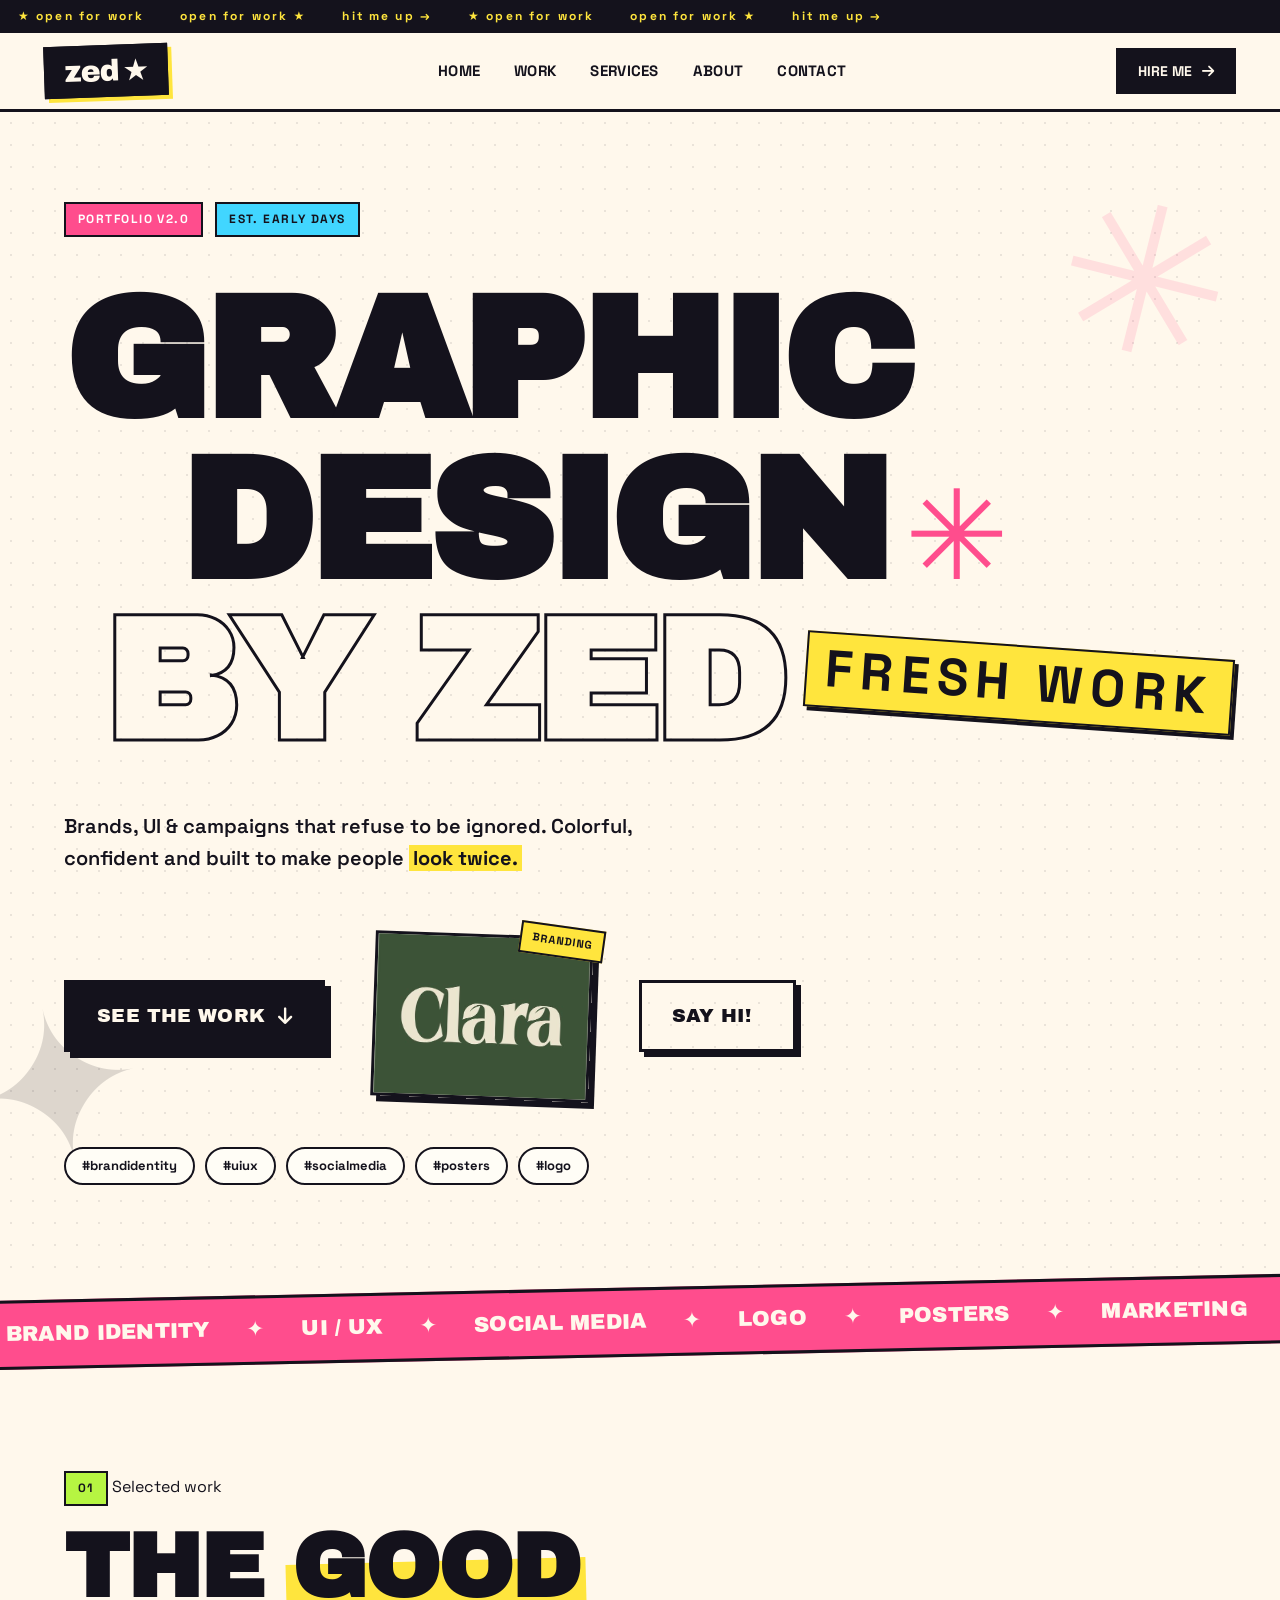
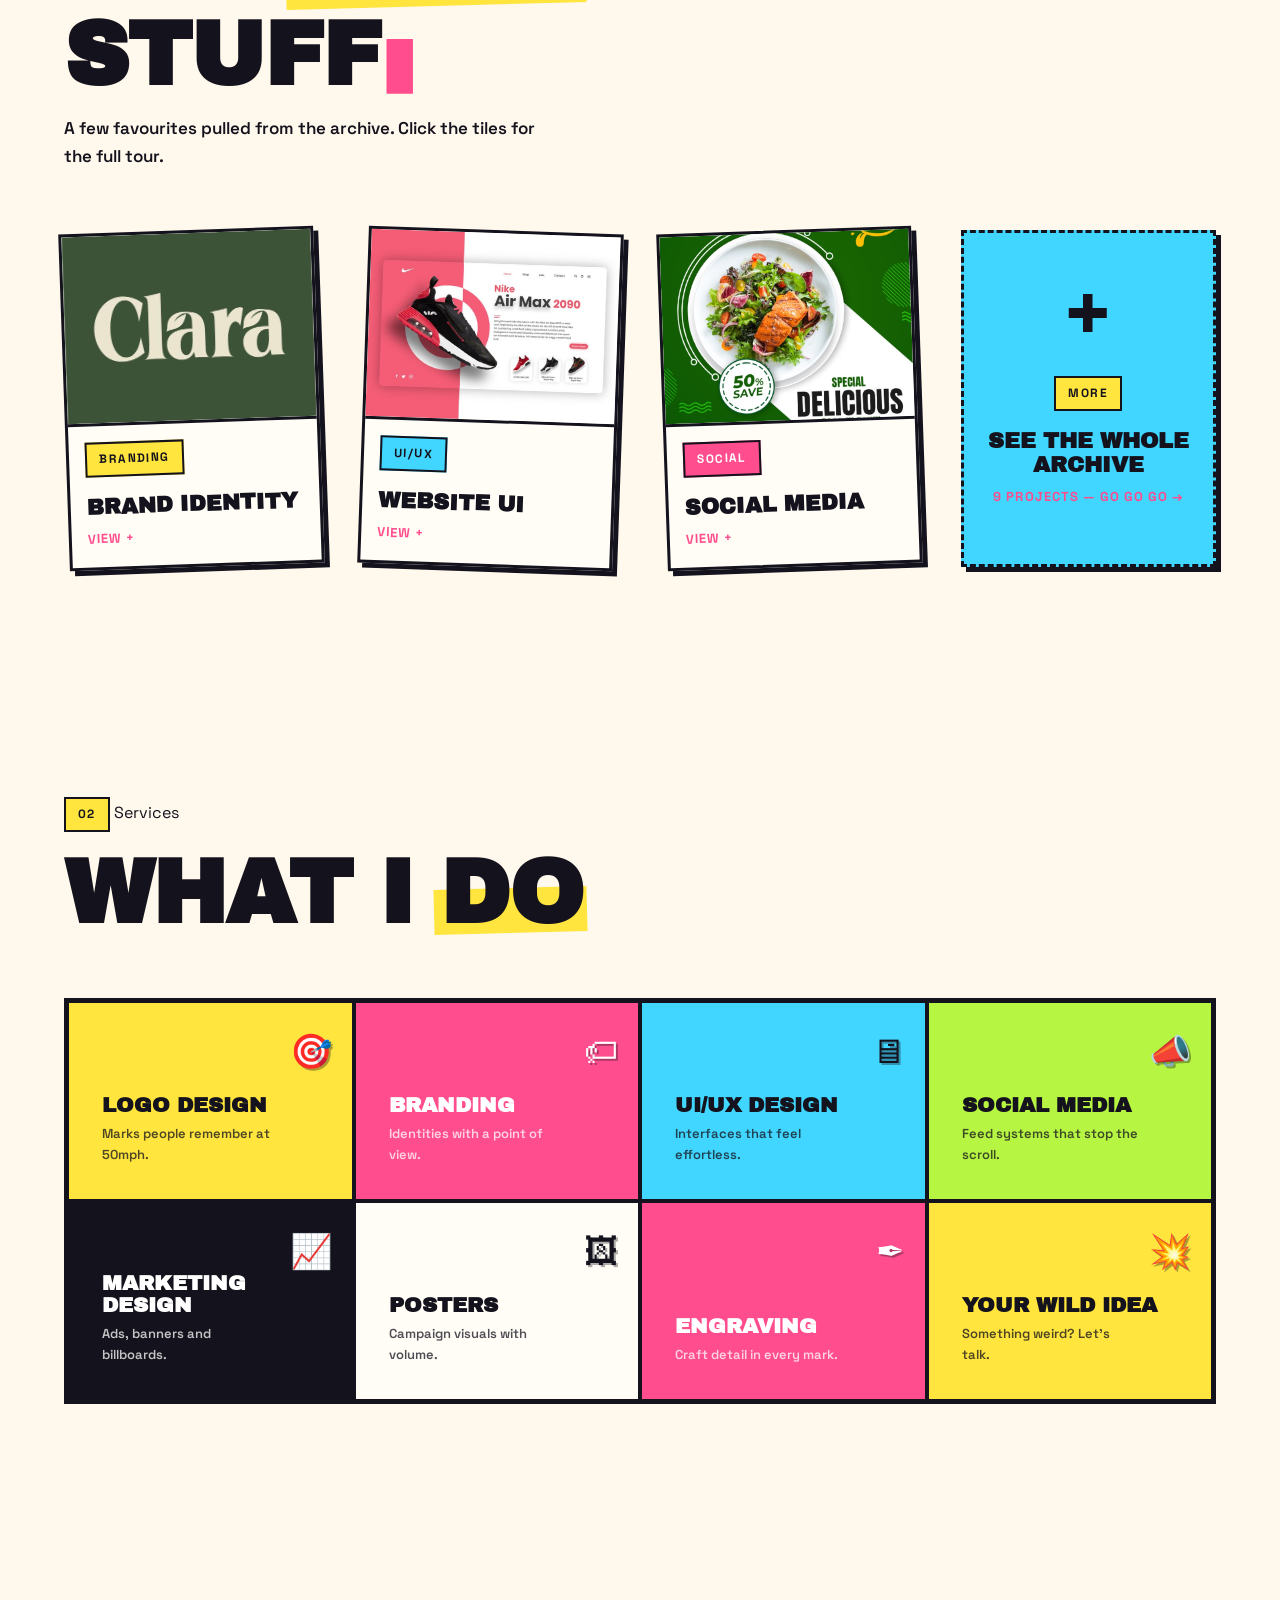
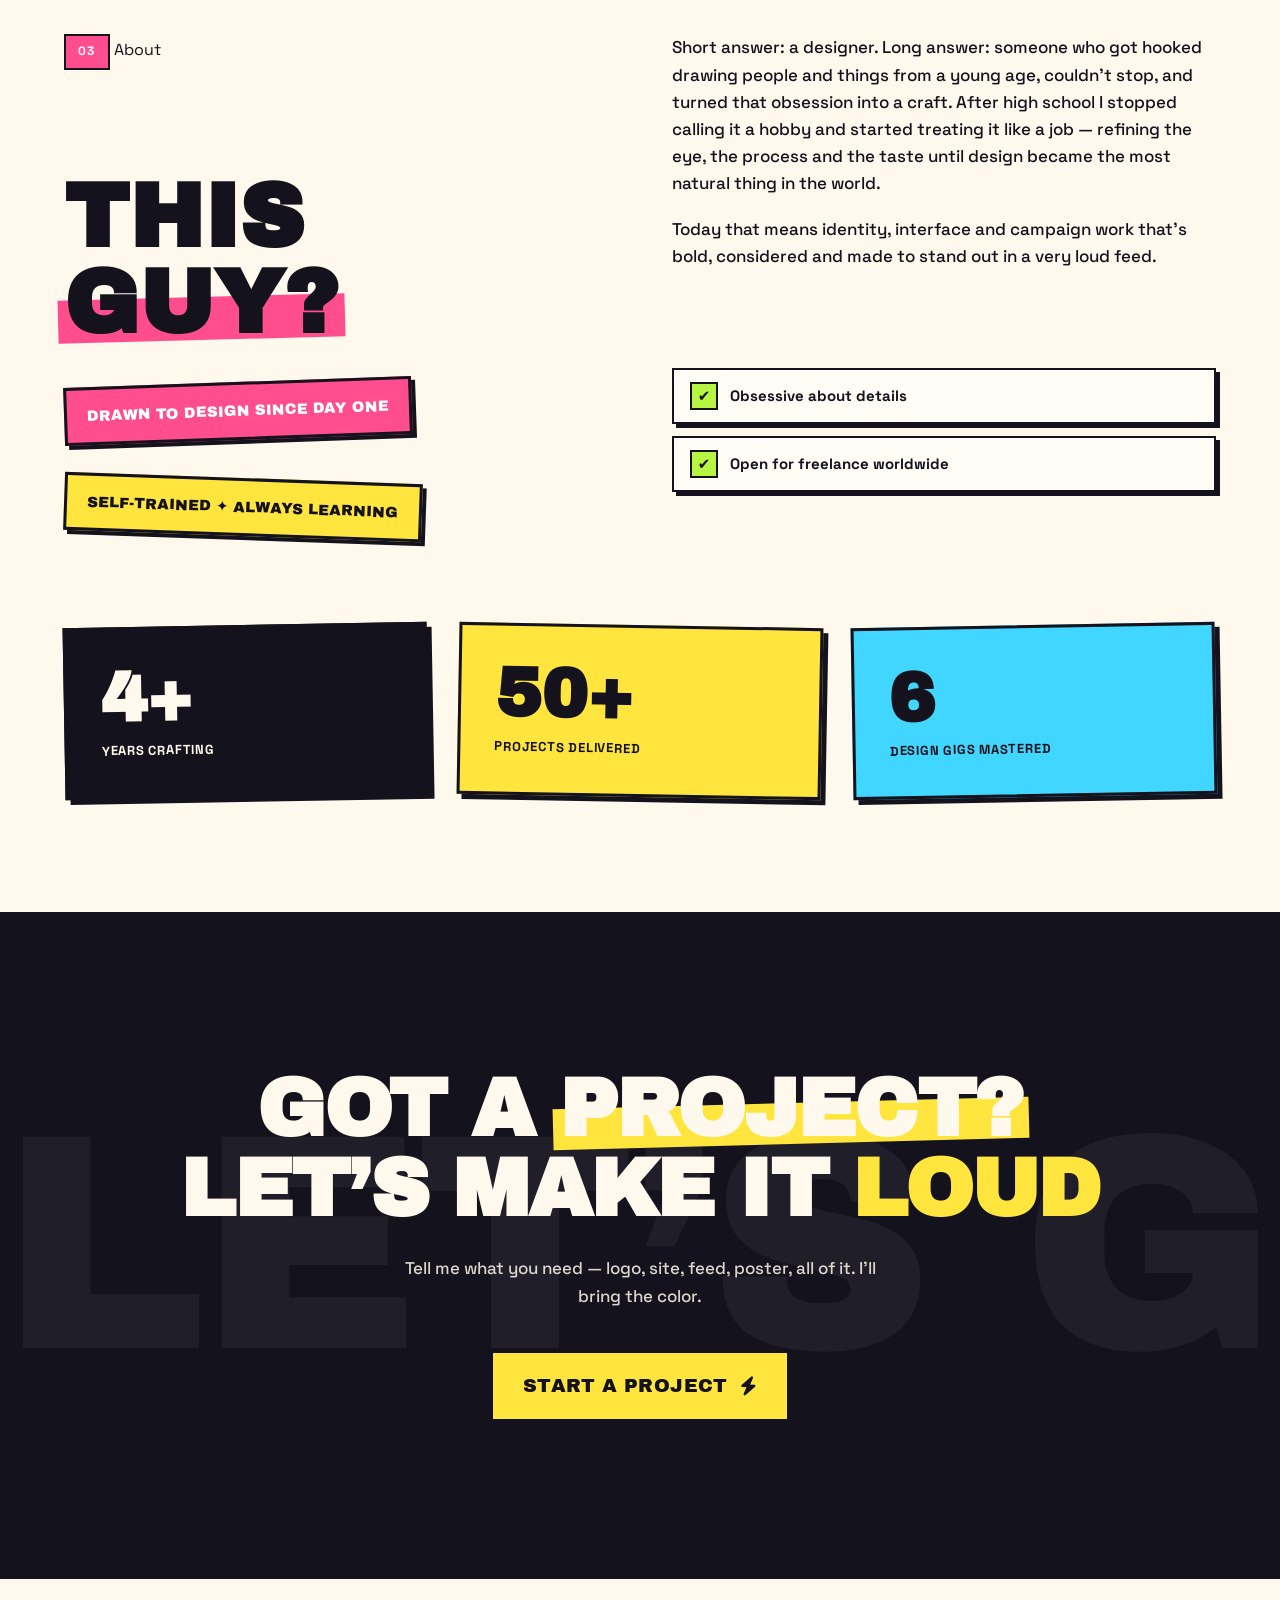
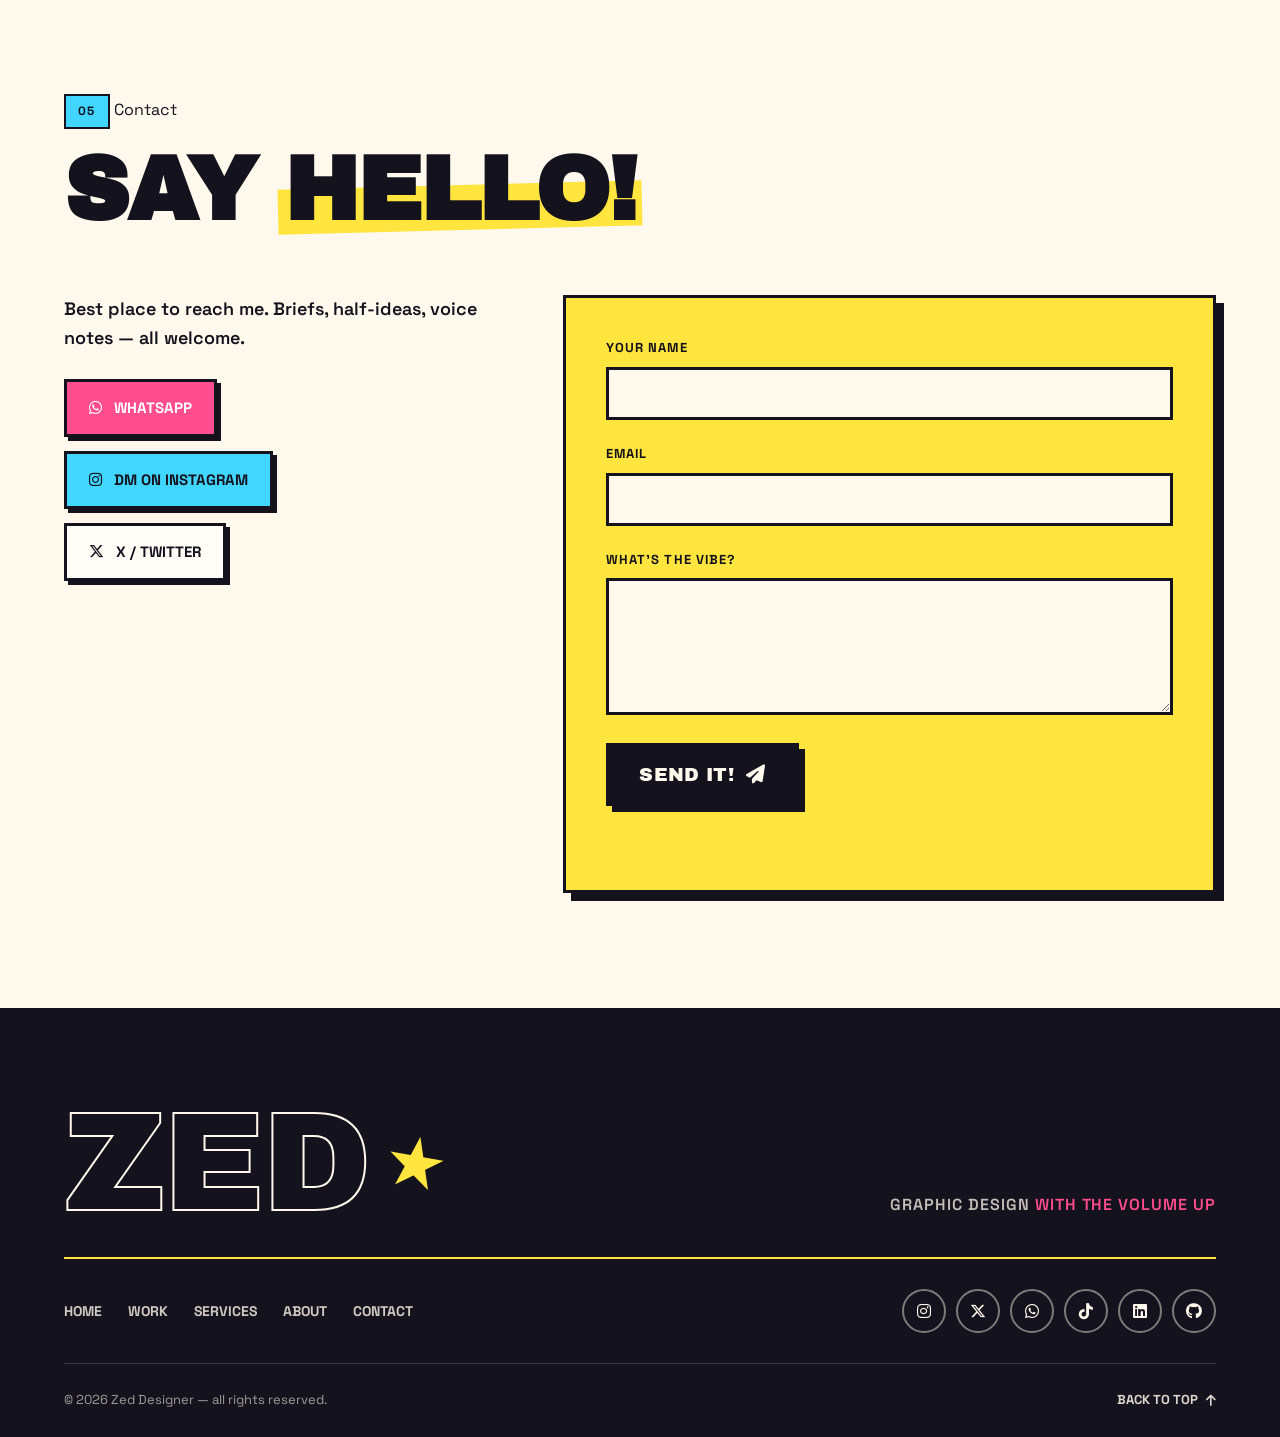
<file: index.html>
<!DOCTYPE html>
<html lang="en">
<head>
  <meta charset="UTF-8">
  <meta name="viewport" content="width=device-width, initial-scale=1.0">
  <title>ZED — Graphic Designer</title>
  <meta name="description" content="ZED is a graphic designer making loud, unforgettable brand identity, UI/UX and social design.">
  <meta property="og:title" content="ZED — Graphic Designer">
  <meta property="og:description" content="Bold branding, UI/UX and campaign design by Zed.">
  <meta property="og:type" content="website">
  <meta name="twitter:card" content="summary_large_image">
  <link rel="icon" href="data:image/svg+xml,%3Csvg xmlns='http://www.w3.org/2000/svg' viewBox='0 0 64 64'%3E%3Crect width='64' height='64' fill='%23ffe53d'/%3E%3Ctext x='32' y='45' font-family='Arial Black' font-size='34' font-weight='900' fill='%2314121c' text-anchor='middle'%3EZ%3C/text%3E%3C/svg%3E">
  <link rel="preconnect" href="https://fonts.googleapis.com">
  <link rel="preconnect" href="https://fonts.gstatic.com" crossorigin>
  <link href="https://fonts.googleapis.com/css2?family=Archivo+Black&family=Space+Grotesk:wght@400;500;600;700&display=swap" rel="stylesheet">
  <link rel="stylesheet" href="https://cdnjs.cloudflare.com/ajax/libs/font-awesome/6.5.0/css/all.min.css">
  <link rel="stylesheet" href="style.css">
</head>

<body class="page-home">

  <a class="skip-link" href="#main">Skip to main content</a>
  <div class="transition" aria-hidden="true"></div>

  <div class="topbar" aria-hidden="true">
    <div class="topbar-track">
      <span>★ open for work</span>
      <span>open for work ★</span>
      <span>hit me up →</span>
      <span>★ open for work</span>
      <span>open for work ★</span>
      <span>hit me up →</span>
    </div>
  </div>

  <header class="site-header" id="siteHeader">
    <a class="logo-badge" href="index.html" aria-label="ZED — home"><span>zed</span>★</a>

    <nav class="nav" id="nav" aria-label="Main navigation">
      <a href="index.html">Home</a>
      <a href="work.html">Work</a>
      <a href="#services">Services</a>
      <a href="#about">About</a>
      <a href="#contact">Contact</a>
    </nav>

    <a class="nav-cta" href="#contact">Hire me <i class="fa-solid fa-arrow-right"></i></a>

    <button class="menu-toggle" id="menuToggle" aria-label="Toggle menu" aria-expanded="false" aria-controls="nav">
      <span></span><span></span>
    </button>
  </header>

  <main id="main">

    <section class="hero" id="top">
      <div class="hero-float hero-float--a" aria-hidden="true">✳</div>
      <div class="hero-float hero-float--b" aria-hidden="true">✦</div>

      <div class="container">
        <p class="hero-kicker"><span class="tag tag--pink">portfolio v2.0</span> <span class="tag tag--cyan">est. early days</span></p>

        <h1 class="hero-title">
          <span class="hero-line hero-line--one"><em>graphic</em></span>
          <span class="hero-line hero-line--two"><b>design</b><em class="hero-star" aria-hidden="true">✳</em></span>
          <span class="hero-line hero-line--three"><span class="outline-text">by&nbsp;zed</span><em class="hero-soon">fresh&nbsp;work</em></span>
        </h1>

        <p class="hero-sub">
          Brands, UI &amp; campaigns that refuse to be ignored.
          Colorful, confident and built to make people <strong>look twice.</strong>
        </p>

        <div class="hero-row">
          <a class="big-btn big-btn--black" href="work.html">See the work <i class="fa-solid fa-arrow-down"></i></a>

          <a class="hero-card tilt-right" href="work.html" aria-label="Open brand identity project">
            <img src="brand identity (2).jpeg" alt="Brand identity project by Zed">
            <span class="hero-card-tag tag--yellow">BRANDING</span>
          </a>

          <a class="big-btn big-btn--outline" href="#contact">Say hi! <i class="fa-solid fa-arrow-up-right"></i></a>
        </div>

        <ul class="hero-chips">
          <li>#brandidentity</li>
          <li>#uiux</li>
          <li>#socialmedia</li>
          <li>#posters</li>
          <li>#logo</li>
        </ul>
      </div>
    </section>

    <div class="ticker" aria-hidden="true">
      <div class="ticker-track">
        <span>BRAND IDENTITY</span><span>✦</span><span>UI / UX</span><span>✦</span><span>SOCIAL MEDIA</span><span>✦</span><span>LOGO</span><span>✦</span><span>POSTERS</span><span>✦</span><span>MARKETING</span><span>✦</span><span>ENGRAVING</span><span>✦</span><span>BRAND IDENTITY</span><span>✦</span><span>UI / UX</span><span>✦</span><span>SOCIAL MEDIA</span><span>✦</span><span>LOGO</span><span>✦</span><span>POSTERS</span><span>✦</span><span>MARKETING</span><span>✦</span><span>ENGRAVING</span><span>✦</span>
      </div>
    </div>

    <section class="section work-section" id="work">
      <div class="container">
        <div class="section-head">
          <p class="kicker"><span class="tag tag--lime">01</span> Selected work</p>
          <h2 class="section-title">The <span class="highlight">good</span> stuff<span class="blink" aria-hidden="true">▮</span></h2>
          <p class="section-intro">A few favourites pulled from the archive. Click the tiles for the full tour.</p>
        </div>

        <div class="tiles">
          <article class="tile tilt-left">
            <a class="tile-inner reveal" href="work.html">
              <div class="tile-img"><img src="brand identity (2).jpeg" alt="Brand identity project by Zed" loading="lazy"></div>
              <div class="tile-caption">
                <span class="tag tag--yellow">BRANDING</span>
                <h3>Brand Identity</h3>
                <span class="tile-go">view +</span>
              </div>
            </a>
          </article>

          <article class="tile tilt-right">
            <a class="tile-inner reveal" href="work.html">
              <div class="tile-img"><img src="website ui (2).jpeg" alt="Website UI design project by Zed" loading="lazy"></div>
              <div class="tile-caption">
                <span class="tag tag--cyan">UI/UX</span>
                <h3>Website UI</h3>
                <span class="tile-go">view +</span>
              </div>
            </a>
          </article>

          <article class="tile tilt-left">
            <a class="tile-inner reveal" href="work.html">
              <div class="tile-img"><img src="social media design.jpeg" alt="Social media design project by Zed" loading="lazy"></div>
              <div class="tile-caption">
                <span class="tag tag--pink">SOCIAL</span>
                <h3>Social Media</h3>
                <span class="tile-go">view +</span>
              </div>
            </a>
          </article>

          <article class="tile tile--dashed reveal">
            <a class="tile-inner tile-inner--dashed" href="work.html">
              <span class="dash-plus" aria-hidden="true">+</span>
              <div class="tile-caption">
                <span class="tag tag--yellow">MORE</span>
                <h3>See the whole archive</h3>
                <span class="tile-go">9 projects — go go go →</span>
              </div>
            </a>
          </article>
        </div>
      </div>
    </section>

    <section class="section services-section" id="services">
      <div class="container">
        <div class="section-head">
          <p class="kicker"><span class="tag tag--yellow">02</span> Services</p>
          <h2 class="section-title">What I <span class="highlight">do</span></h2>
        </div>

        <div class="service-grid">
          <div class="service-cell cell--yellow reveal">
            <span class="service-emoji" aria-hidden="true">🎯</span>
            <h3>Logo Design</h3>
            <p>Marks people remember at 50mph.</p>
          </div>
          <div class="service-cell cell--pink reveal">
            <span class="service-emoji" aria-hidden="true">🏷</span>
            <h3>Branding</h3>
            <p>Identities with a point of view.</p>
          </div>
          <div class="service-cell cell--cyan reveal">
            <span class="service-emoji" aria-hidden="true">🖥</span>
            <h3>UI/UX Design</h3>
            <p>Interfaces that feel effortless.</p>
          </div>
          <div class="service-cell cell--lime reveal">
            <span class="service-emoji" aria-hidden="true">📣</span>
            <h3>Social Media</h3>
            <p>Feed systems that stop the scroll.</p>
          </div>
          <div class="service-cell cell--ink reveal">
            <span class="service-emoji" aria-hidden="true">📈</span>
            <h3>Marketing Design</h3>
            <p>Ads, banners and billboards.</p>
          </div>
          <div class="service-cell cell--cream reveal">
            <span class="service-emoji" aria-hidden="true">🖼</span>
            <h3>Posters</h3>
            <p>Campaign visuals with volume.</p>
          </div>
          <div class="service-cell cell--pink reveal">
            <span class="service-emoji" aria-hidden="true">✒️</span>
            <h3>Engraving</h3>
            <p>Craft detail in every mark.</p>
          </div>
          <div class="service-cell cell--yellow reveal">
            <span class="service-emoji" aria-hidden="true">💥</span>
            <h3>Your wild idea</h3>
            <p>Something weird? Let’s talk.</p>
          </div>
        </div>
      </div>
    </section>

    <section class="section about-section" id="about">
      <div class="container">
        <div class="about-grid">
          <div class="about-left">
            <p class="kicker"><span class="tag tag--pink">03</span> About</p>
            <h2 class="about-big"><span class="outline-text-dark">Who is</span> this <span class="highlight">guy?</span></h2>

            <div class="about-stickers">
              <div class="sticker sticker--pink tilt-left">drawn to design since day one</div>
              <div class="sticker sticker--yellow tilt-right">self-trained ✦ always learning</div>
            </div>
          </div>

          <div class="about-right">
            <p>
              Short answer: a designer. Long answer: someone who got hooked drawing
              people and things from a young age, couldn’t stop, and turned that
              obsession into a craft. After high school I stopped calling it a hobby
              and started treating it like a job — refining the eye, the process and
              the taste until design became the most natural thing in the world.
            </p>
            <p>
              Today that means identity, interface and campaign work that’s bold,
              considered and made to stand out in a very loud feed.
            </p>

            <ul class="checklist">
              <li class="reveal"><span class="check">✔</span> Multidisciplinary — identity · UI · campaigns</li>
              <li class="reveal"><span class="check">✔</span> Obsessive about details</li>
              <li class="reveal"><span class="check">✔</span> Open for freelance worldwide</li>
            </ul>
          </div>
        </div>

        <div class="stats reveal">
          <div class="stat stat--ink"><strong>4+</strong><span>years crafting</span></div>
          <div class="stat stat--yellow"><strong>50+</strong><span>projects delivered</span></div>
          <div class="stat stat--cyan"><strong>6</strong><span>design gigs mastered</span></div>
        </div>
      </div>
    </section>

    <section class="cta">
      <div class="word-bg" aria-hidden="true">LET’S GO</div>
      <div class="container">
        <h2 class="cta-title reveal">Got a <span class="highlight">project?</span><br>Let’s make it <em>loud</em></h2>
        <p class="cta-text">Tell me what you need — logo, site, feed, poster, all of it. I’ll bring the color.</p>
        <a class="big-btn big-btn--yellow reveal" href="#contact">Start a project <i class="fa-solid fa-bolt"></i></a>
      </div>
    </section>

    <section class="section contact-section" id="contact">
      <div class="container">
        <div class="section-head">
          <p class="kicker"><span class="tag tag--cyan">05</span> Contact</p>
          <h2 class="section-title">Say <span class="highlight">hello!</span></h2>
        </div>

        <div class="contact-grid">
          <div class="contact-info">
            <p>Best place to reach me. Briefs, half-ideas, voice notes — all welcome.</p>
            <div class="contact-channels">
              <a class="chip chip--pink" href="https://wa.me/qr/5HLQVSSQND4LG1" target="_blank" rel="noopener noreferrer"><i class="fa-brands fa-whatsapp"></i> WhatsApp</a>
              <a class="chip chip--cyan" href="https://www.instagram.com/felix.simon.zed?igsh=ODFnOGdocjBvazc=" target="_blank" rel="noopener noreferrer"><i class="fa-brands fa-instagram"></i> DM on Instagram</a>
              <a class="chip chip--cream" href="https://x.com/Socialprince7?t=-RM1I7BO3xX-REW-ccS9wA&s=09" target="_blank" rel="noopener noreferrer"><i class="fa-brands fa-x-twitter"></i> X / Twitter</a>
            </div>
          </div>

          <form class="contact-form reveal" novalidate>
            <div class="field">
              <label for="name">Your name</label>
              <input type="text" id="name" name="name" autocomplete="name" required>
            </div>
            <div class="field">
              <label for="email">Email</label>
              <input type="email" id="email" name="email" autocomplete="email" required>
            </div>
            <div class="field">
              <label for="message">What’s the vibe?</label>
              <textarea id="message" name="message" rows="5" required></textarea>
            </div>
            <button class="big-btn big-btn--black" type="button" onclick="sendMessage()">Send it! <i class="fa-solid fa-paper-plane"></i></button>
            <p class="form-status" id="response" role="status" aria-live="polite"></p>
          </form>
        </div>
      </div>
    </section>

  </main>

  <footer class="site-footer">
    <div class="container">
      <div class="footer-top">
        <p class="footer-wordmark"><span class="outline-text">ZED</span><span class="footer-dot">★</span></p>
        <p class="footer-slogan">graphic design <em>with the volume up</em></p>
      </div>

      <div class="footer-mid">
        <nav class="footer-nav" aria-label="Footer navigation">
          <a href="index.html">Home</a>
          <a href="work.html">Work</a>
          <a href="#services">Services</a>
          <a href="#about">About</a>
          <a href="#contact">Contact</a>
        </nav>

        <ul class="footer-socials">
          <li><a href="https://www.instagram.com/felix.simon.zed?igsh=ODFnOGdocjBvazc=" target="_blank" rel="noopener noreferrer" aria-label="Instagram"><i class="fa-brands fa-instagram"></i></a></li>
          <li><a href="https://x.com/Socialprince7?t=-RM1I7BO3xX-REW-ccS9wA&s=09" target="_blank" rel="noopener noreferrer" aria-label="X (Twitter)"><i class="fa-brands fa-x-twitter"></i></a></li>
          <li><a href="https://wa.me/qr/5HLQVSSQND4LG1" target="_blank" rel="noopener noreferrer" aria-label="WhatsApp"><i class="fa-brands fa-whatsapp"></i></a></li>
          <li><a href="https://www.tiktok.com/@4zed2zed?_t=8rCYGFppRbT&_r=1" target="_blank" rel="noopener noreferrer" aria-label="TikTok"><i class="fa-brands fa-tiktok"></i></a></li>
          <li><a href="https://www.linkedin.com/in/felix-simon-9a4461257?utm_source=share&utm_campaign=share_via&utm_content=profile&utm_medium=android_app" target="_blank" rel="noopener noreferrer" aria-label="LinkedIn"><i class="fa-brands fa-linkedin"></i></a></li>
          <li><a href="https://github.com/ZEDFELIX" target="_blank" rel="noopener noreferrer" aria-label="GitHub"><i class="fa-brands fa-github"></i></a></li>
        </ul>
      </div>

      <div class="footer-bottom">
        <p>© <span id="year">2026</span> Zed Designer — all rights reserved.</p>
        <a class="to-top" href="#top">Back to top <i class="fa-solid fa-arrow-up"></i></a>
      </div>
    </div>
  </footer>

  <script src="script.js"></script>
</body>
</html>
</file>
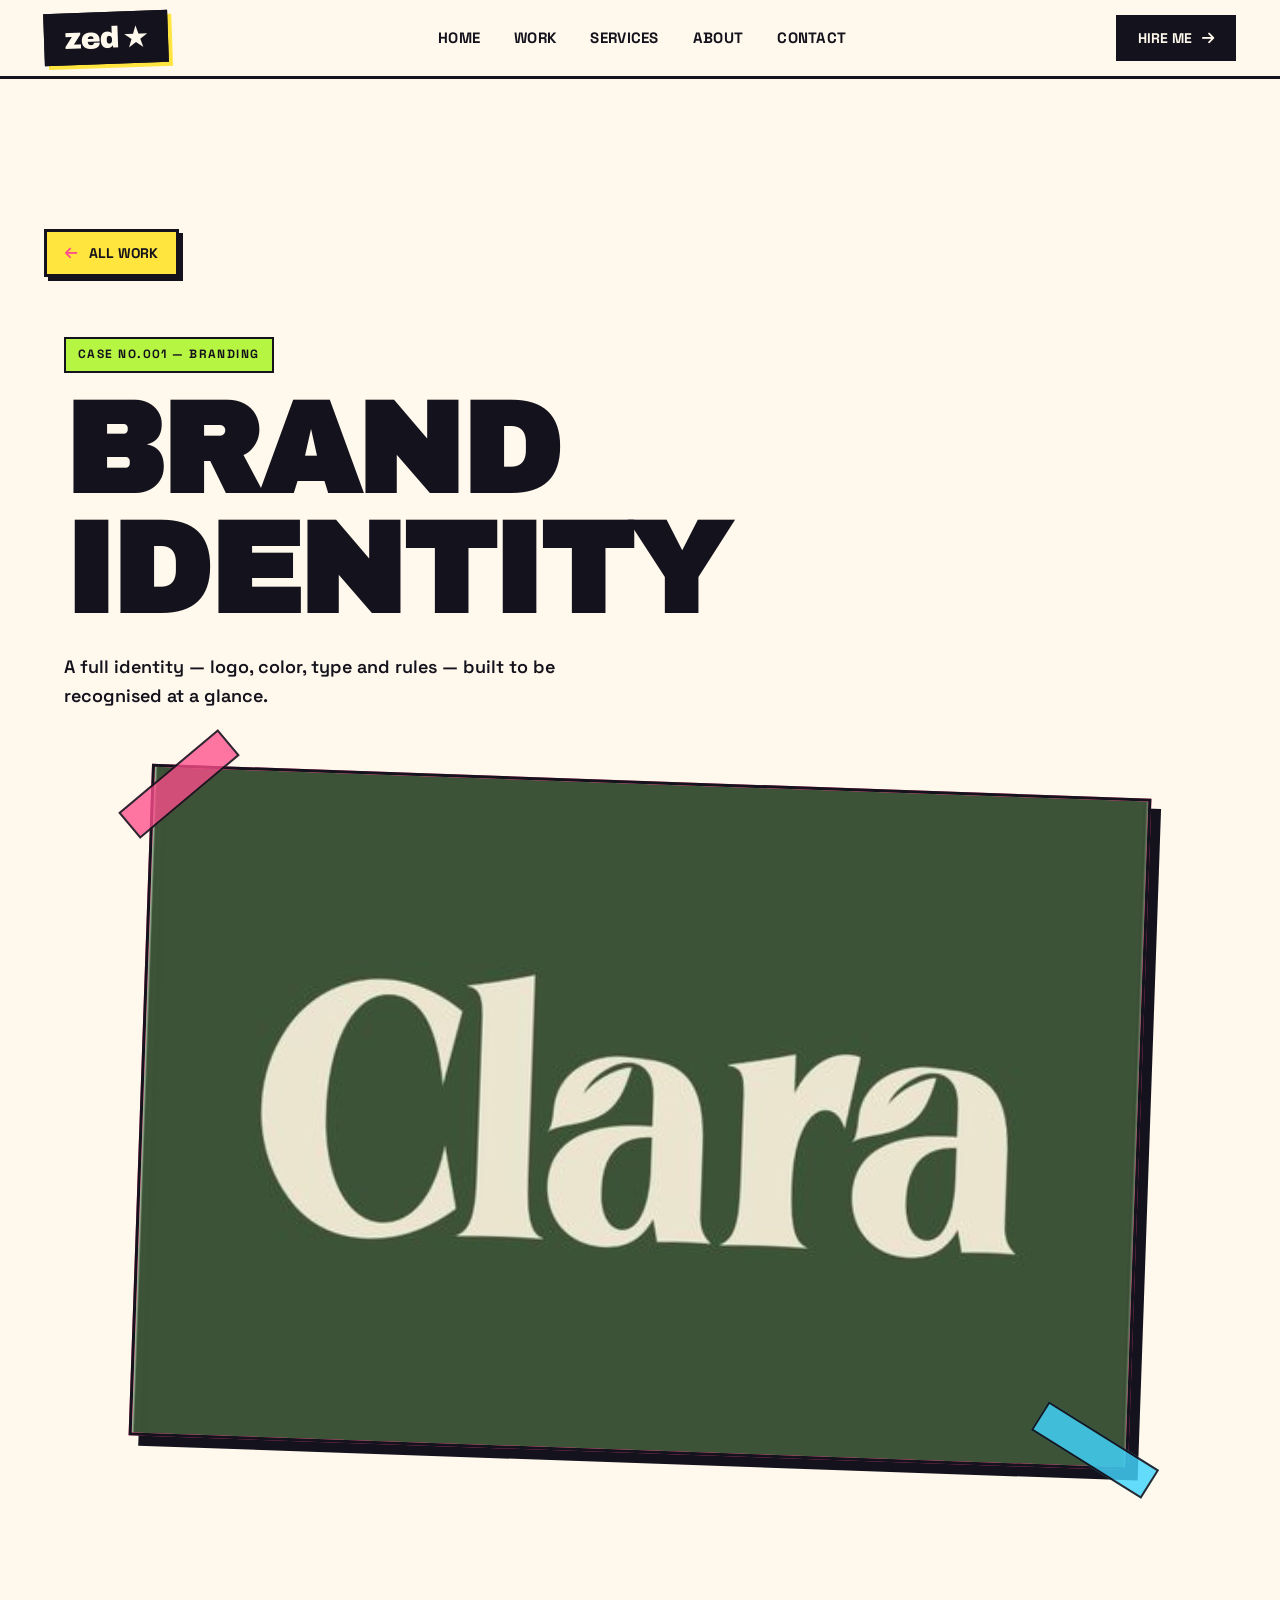
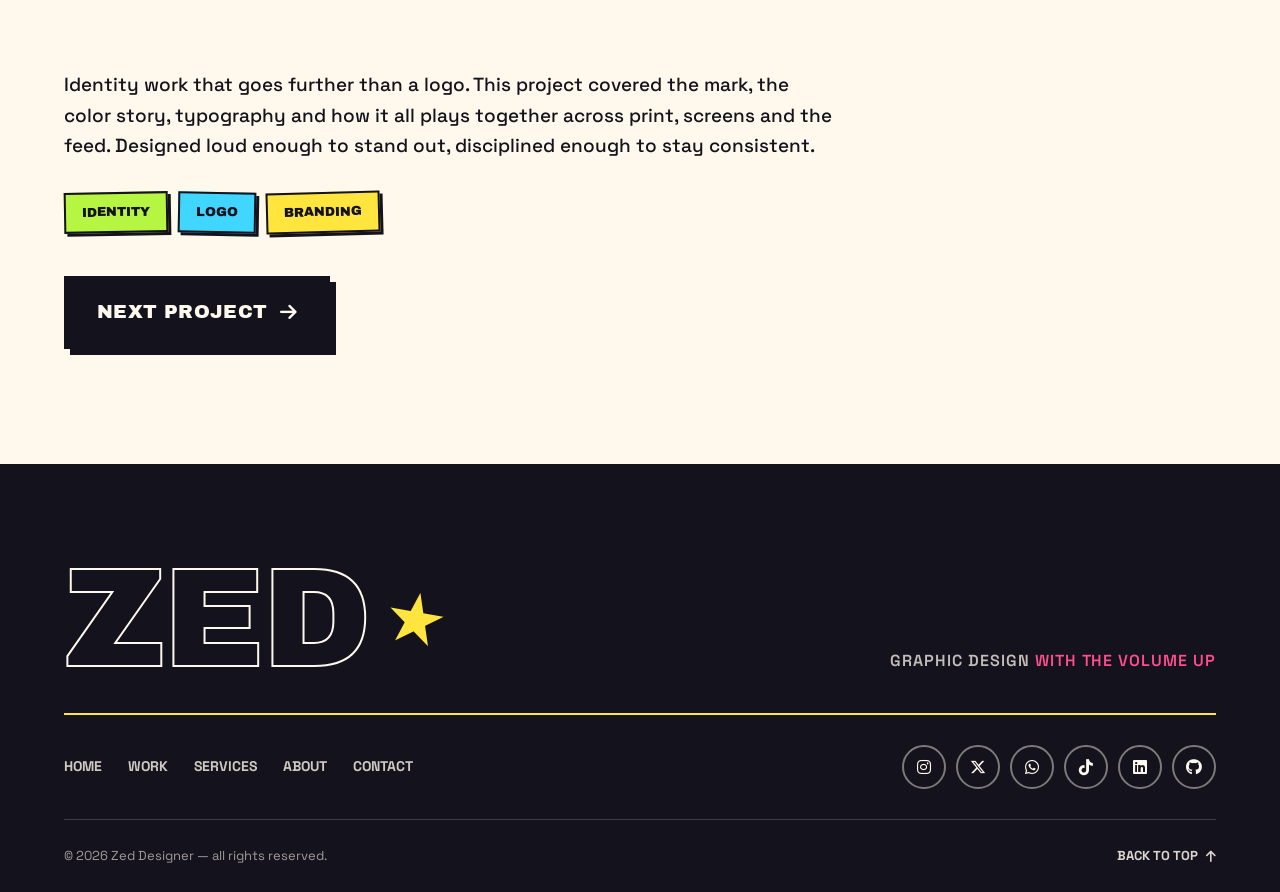
<file: case.html>
<!DOCTYPE html>
<html lang="en">
<head>
  <meta charset="UTF-8">
  <meta name="viewport" content="width=device-width, initial-scale=1.0">
  <title>Case Study — ZED | Graphic Designer</title>
  <meta name="description" content="Case notes on a design project by Zed.">
  <meta property="og:title" content="Case Study — ZED | Graphic Designer">
  <meta property="og:description" content="Case notes on a design project by Zed.">
  <meta property="og:type" content="website">
  <meta name="twitter:card" content="summary_large_image">
  <link rel="icon" href="data:image/svg+xml,%3Csvg xmlns='http://www.w3.org/2000/svg' viewBox='0 0 64 64'%3E%3Crect width='64' height='64' fill='%23ffe53d'/%3E%3Ctext x='32' y='45' font-family='Arial Black' font-size='34' font-weight='900' fill='%2314121c' text-anchor='middle'%3EZ%3C/text%3E%3C/svg%3E">
  <link rel="preconnect" href="https://fonts.googleapis.com">
  <link rel="preconnect" href="https://fonts.gstatic.com" crossorigin>
  <link href="https://fonts.googleapis.com/css2?family=Archivo+Black&family=Space+Grotesk:wght@400;500;600;700&display=swap" rel="stylesheet">
  <link rel="stylesheet" href="https://cdnjs.cloudflare.com/ajax/libs/font-awesome/6.5.0/css/all.min.css">
  <link rel="stylesheet" href="style.css">
</head>

<body class="page-case">

  <a class="skip-link" href="#main">Skip to main content</a>
  <div class="transition" aria-hidden="true"></div>

  <header class="site-header" id="siteHeader">
    <a class="logo-badge" href="index.html" aria-label="ZED — home"><span>zed</span>★</a>

    <nav class="nav" id="nav" aria-label="Main navigation">
      <a href="index.html">Home</a>
      <a href="work.html">Work</a>
      <a href="index.html#services">Services</a>
      <a href="index.html#about">About</a>
      <a href="index.html#contact">Contact</a>
    </nav>

    <a class="nav-cta" href="index.html#contact">Hire me <i class="fa-solid fa-arrow-right"></i></a>

    <button class="menu-toggle" id="menuToggle" aria-label="Toggle menu" aria-expanded="false" aria-controls="nav">
      <span></span><span></span>
    </button>
  </header>

  <main id="main">

    <a class="back-link reveal" href="work.html"><i class="fa-solid fa-arrow-left"></i> all work</a>

    <section class="case-hero" id="caseHero">
      <div class="container">
        <p class="kicker"><span class="tag tag--lime" id="caseKicker">case no.001</span></p>
        <h1 class="page-title" id="caseTitle">Project</h1>
        <p class="page-intro" id="caseDesc">Loading…</p>
      </div>
    </section>

    <section class="section case-media-section">
      <div class="container">
        <div class="case-stage reveal">
          <div class="case-frame tilt-right">
            <img id="caseImage" src="brand identity (2).jpeg" alt="">
          </div>
          <span class="case-tape case-tape--a" aria-hidden="true"></span>
          <span class="case-tape case-tape--b" aria-hidden="true"></span>
        </div>
      </div>
    </section>

    <section class="section case-details">
      <div class="container">
        <div class="case-summary" id="caseSummary"></div>
        <ul class="case-tags" id="caseTags"></ul>
        <a class="big-btn big-btn--black" href="work.html">Next project <i class="fa-solid fa-arrow-right"></i></a>
      </div>
    </section>

  </main>

  <footer class="site-footer">
    <div class="container">
      <div class="footer-top">
        <p class="footer-wordmark"><span class="outline-text">ZED</span><span class="footer-dot">★</span></p>
        <p class="footer-slogan">graphic design <em>with the volume up</em></p>
      </div>

      <div class="footer-mid">
        <nav class="footer-nav" aria-label="Footer navigation">
          <a href="index.html">Home</a>
          <a href="work.html">Work</a>
          <a href="index.html#services">Services</a>
          <a href="index.html#about">About</a>
          <a href="index.html#contact">Contact</a>
        </nav>

        <ul class="footer-socials">
          <li><a href="https://www.instagram.com/felix.simon.zed?igsh=ODFnOGdocjBvazc=" target="_blank" rel="noopener noreferrer" aria-label="Instagram"><i class="fa-brands fa-instagram"></i></a></li>
          <li><a href="https://x.com/Socialprince7?t=-RM1I7BO3xX-REW-ccS9wA&s=09" target="_blank" rel="noopener noreferrer" aria-label="X (Twitter)"><i class="fa-brands fa-x-twitter"></i></a></li>
          <li><a href="https://wa.me/qr/5HLQVSSQND4LG1" target="_blank" rel="noopener noreferrer" aria-label="WhatsApp"><i class="fa-brands fa-whatsapp"></i></a></li>
          <li><a href="https://www.tiktok.com/@4zed2zed?_t=8rCYGFppRbT&_r=1" target="_blank" rel="noopener noreferrer" aria-label="TikTok"><i class="fa-brands fa-tiktok"></i></a></li>
          <li><a href="https://www.linkedin.com/in/felix-simon-9a4461257?utm_source=share&utm_campaign=share_via&utm_content=profile&utm_medium=android_app" target="_blank" rel="noopener noreferrer" aria-label="LinkedIn"><i class="fa-brands fa-linkedin"></i></a></li>
          <li><a href="https://github.com/ZEDFELIX" target="_blank" rel="noopener noreferrer" aria-label="GitHub"><i class="fa-brands fa-github"></i></a></li>
        </ul>
      </div>

      <div class="footer-bottom">
        <p>© <span class="year">2026</span> Zed Designer — all rights reserved.</p>
        <a class="to-top" href="#top">Back to top <i class="fa-solid fa-arrow-up"></i></a>
      </div>
    </div>
  </footer>

  <script src="script.js"></script>
</body>
</html>
</file>
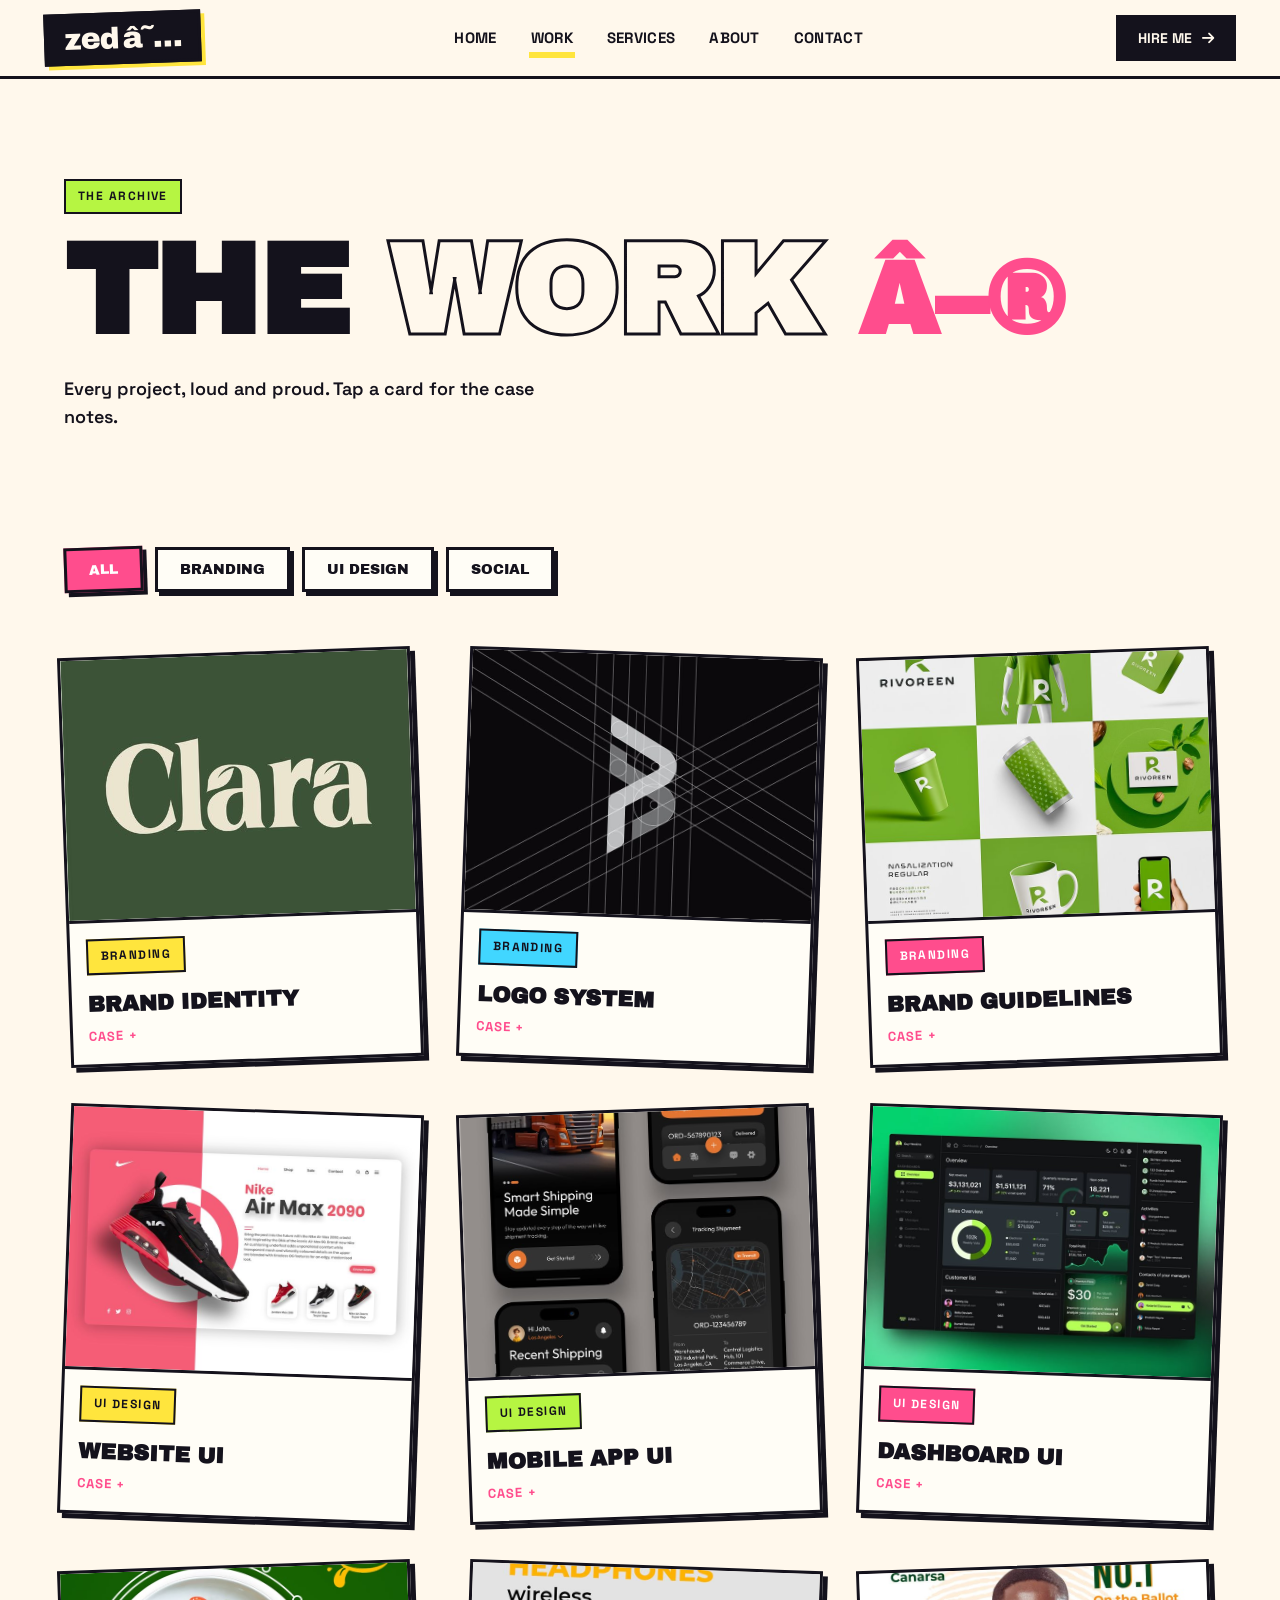
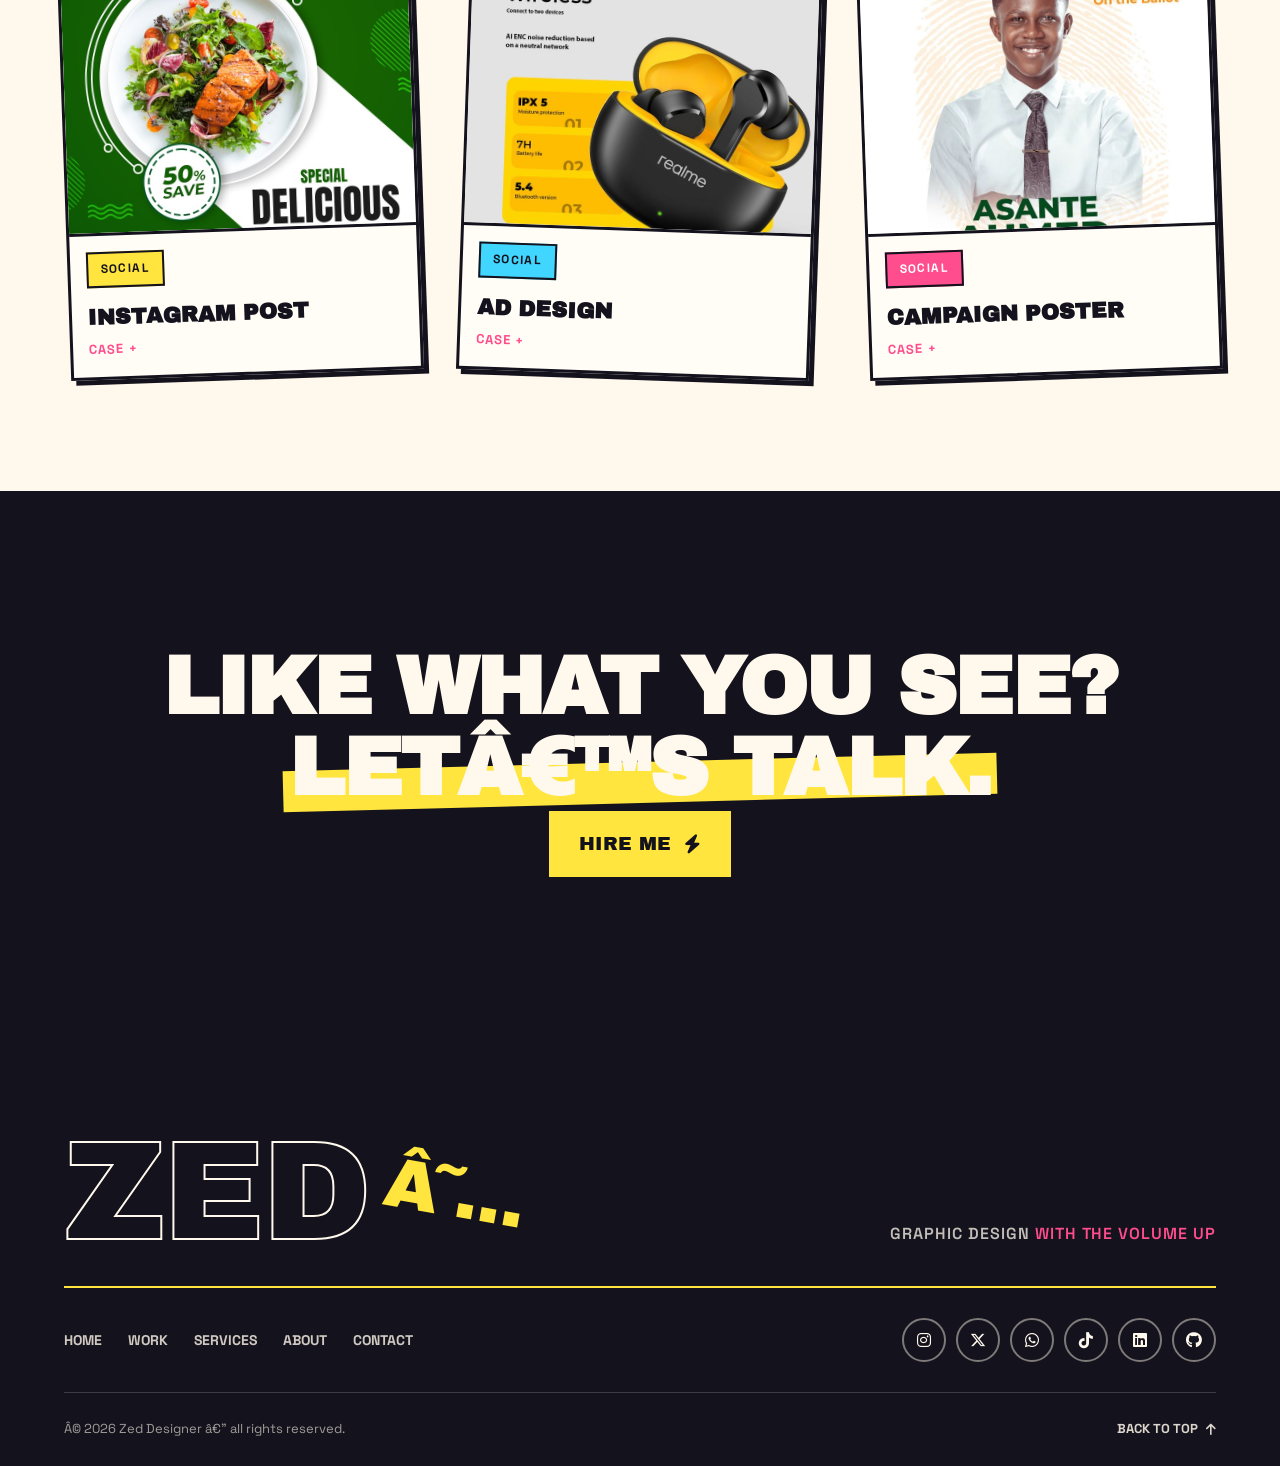
<file: work.html>
﻿<!DOCTYPE html>
<html lang="en">
<head>
  <meta charset="UTF-8">
  <meta name="viewport" content="width=device-width, initial-scale=1.0">
  <title>Work â€” ZED | Graphic Designer</title>
  <meta name="description" content="Full gallery of design work by Zed â€” brand identity, logo, UI/UX, social media and posters.">
  <meta property="og:title" content="Work â€” ZED | Graphic Designer">
  <meta property="og:description" content="Full gallery of design work by Zed.">
  <meta property="og:type" content="website">
  <meta name="twitter:card" content="summary_large_image">
  <link rel="icon" href="data:image/svg+xml,%3Csvg xmlns='http://www.w3.org/2000/svg' viewBox='0 0 64 64'%3E%3Crect width='64' height='64' fill='%23ffe53d'/%3E%3Ctext x='32' y='45' font-family='Arial Black' font-size='34' font-weight='900' fill='%2314121c' text-anchor='middle'%3EZ%3C/text%3E%3C/svg%3E">
  <link rel="preconnect" href="https://fonts.googleapis.com">
  <link rel="preconnect" href="https://fonts.gstatic.com" crossorigin>
  <link href="https://fonts.googleapis.com/css2?family=Archivo+Black&family=Space+Grotesk:wght@400;500;600;700&display=swap" rel="stylesheet">
  <link rel="stylesheet" href="https://cdnjs.cloudflare.com/ajax/libs/font-awesome/6.5.0/css/all.min.css">
  <link rel="stylesheet" href="style.css">
</head>

<body class="page-work">

  <a class="skip-link" href="#main">Skip to main content</a>
  <div class="transition" aria-hidden="true"></div>

  <header class="site-header" id="siteHeader">
    <a class="logo-badge" href="index.html" aria-label="ZED â€” home"><span>zed</span>â˜…</a>

    <nav class="nav" id="nav" aria-label="Main navigation">
      <a href="index.html">Home</a>
      <a href="work.html" aria-current="page">Work</a>
      <a href="index.html#services">Services</a>
      <a href="index.html#about">About</a>
      <a href="index.html#contact">Contact</a>
    </nav>

    <a class="nav-cta" href="index.html#contact">Hire me <i class="fa-solid fa-arrow-right"></i></a>

    <button class="menu-toggle" id="menuToggle" aria-label="Toggle menu" aria-expanded="false" aria-controls="nav">
      <span></span><span></span>
    </button>
  </header>

  <main id="main">

    <section class="page-hero">
      <div class="container">
        <p class="kicker"><span class="tag tag--lime">the archive</span></p>
        <h1 class="page-title">The <span class="outline-text">work</span> <span class="blink" aria-hidden="true">â–®</span></h1>
        <p class="page-intro">Every project, loud and proud. Tap a card for the case notes.</p>
      </div>
    </section>

    <section class="section work-section">
      <div class="container">

        <div class="filter-bar reveal" role="group" aria-label="Filter projects">
          <button class="filter-chip is-active" data-filter="all" onclick="filterWork('all', this)" aria-pressed="true">ALL</button>
          <button class="filter-chip" data-filter="brand" onclick="filterWork('brand', this)" aria-pressed="false">BRANDING</button>
          <button class="filter-chip" data-filter="ui" onclick="filterWork('ui', this)" aria-pressed="false">UI DESIGN</button>
          <button class="filter-chip" data-filter="social" onclick="filterWork('social', this)" aria-pressed="false">SOCIAL</button>
        </div>

        <div class="gallery">

          <article class="tile tilt-left" data-type="brand">
            <a class="tile-inner reveal" href="case.html?type=brand">
              <div class="tile-img"><img src="brand identity (2).jpeg" alt="Brand identity project by Zed" loading="lazy"></div>
              <div class="tile-caption">
                <span class="tag tag--yellow">BRANDING</span>
                <h3>Brand Identity</h3>
                <span class="tile-go">case +</span>
              </div>
            </a>
          </article>

          <article class="tile tilt-right" data-type="brand">
            <a class="tile-inner reveal" href="case.html?type=logo">
              <div class="tile-img"><img src="logo.jpeg" alt="Logo system design by Zed" loading="lazy"></div>
              <div class="tile-caption">
                <span class="tag tag--cyan">BRANDING</span>
                <h3>Logo System</h3>
                <span class="tile-go">case +</span>
              </div>
            </a>
          </article>

          <article class="tile tilt-left" data-type="brand">
            <a class="tile-inner reveal" href="case.html?type=guidelines">
              <div class="tile-img"><img src="brand guidlines.jpeg" alt="Brand guidelines design by Zed" loading="lazy"></div>
              <div class="tile-caption">
                <span class="tag tag--pink">BRANDING</span>
                <h3>Brand Guidelines</h3>
                <span class="tile-go">case +</span>
              </div>
            </a>
          </article>

          <article class="tile tilt-right" data-type="ui">
            <a class="tile-inner reveal" href="case.html?type=ui">
              <div class="tile-img"><img src="website ui (2).jpeg" alt="Website UI design project by Zed" loading="lazy"></div>
              <div class="tile-caption">
                <span class="tag tag--yellow">UI DESIGN</span>
                <h3>Website UI</h3>
                <span class="tile-go">case +</span>
              </div>
            </a>
          </article>

          <article class="tile tilt-left" data-type="ui">
            <a class="tile-inner reveal" href="case.html?type=mobile">
              <div class="tile-img"><img src="mobile ui.jpeg" alt="Mobile app UI design by Zed" loading="lazy"></div>
              <div class="tile-caption">
                <span class="tag tag--lime">UI DESIGN</span>
                <h3>Mobile App UI</h3>
                <span class="tile-go">case +</span>
              </div>
            </a>
          </article>

          <article class="tile tilt-right" data-type="ui">
            <a class="tile-inner reveal" href="case.html?type=dashboard">
              <div class="tile-img"><img src="dashboard ui.jpeg" alt="Dashboard UI design by Zed" loading="lazy"></div>
              <div class="tile-caption">
                <span class="tag tag--pink">UI DESIGN</span>
                <h3>Dashboard UI</h3>
                <span class="tile-go">case +</span>
              </div>
            </a>
          </article>

          <article class="tile tilt-left" data-type="social">
            <a class="tile-inner reveal" href="case.html?type=social">
              <div class="tile-img"><img src="social media design.jpeg" alt="Social media post design by Zed" loading="lazy"></div>
              <div class="tile-caption">
                <span class="tag tag--yellow">SOCIAL</span>
                <h3>Instagram Post</h3>
                <span class="tile-go">case +</span>
              </div>
            </a>
          </article>

          <article class="tile tilt-right" data-type="social">
            <a class="tile-inner reveal" href="case.html?type=ad">
              <div class="tile-img"><img src="add design.jpeg" alt="Ad design by Zed" loading="lazy"></div>
              <div class="tile-caption">
                <span class="tag tag--cyan">SOCIAL</span>
                <h3>Ad Design</h3>
                <span class="tile-go">case +</span>
              </div>
            </a>
          </article>

          <article class="tile tilt-left" data-type="social">
            <a class="tile-inner reveal" href="case.html?type=poster">
              <div class="tile-img"><img src="campaing poster.jpeg" alt="Campaign poster design by Zed" loading="lazy"></div>
              <div class="tile-caption">
                <span class="tag tag--pink">SOCIAL</span>
                <h3>Campaign Poster</h3>
                <span class="tile-go">case +</span>
              </div>
            </a>
          </article>

        </div>
      </div>
    </section>

    <section class="cta">
      <div class="container">
        <h2 class="cta-title reveal">Like what you see? <span class="highlight">Letâ€™s talk.</span></h2>
        <a class="big-btn big-btn--yellow reveal" href="index.html#contact">Hire me <i class="fa-solid fa-bolt"></i></a>
      </div>
    </section>

  </main>

  <footer class="site-footer">
    <div class="container">
      <div class="footer-top">
        <p class="footer-wordmark"><span class="outline-text">ZED</span><span class="footer-dot">â˜…</span></p>
        <p class="footer-slogan">graphic design <em>with the volume up</em></p>
      </div>

      <div class="footer-mid">
        <nav class="footer-nav" aria-label="Footer navigation">
          <a href="index.html">Home</a>
          <a href="work.html">Work</a>
          <a href="index.html#services">Services</a>
          <a href="index.html#about">About</a>
          <a href="index.html#contact">Contact</a>
        </nav>

        <ul class="footer-socials">
          <li><a href="https://www.instagram.com/felix.simon.zed?igsh=ODFnOGdocjBvazc=" target="_blank" rel="noopener noreferrer" aria-label="Instagram"><i class="fa-brands fa-instagram"></i></a></li>
          <li><a href="https://x.com/Socialprince7?t=-RM1I7BO3xX-REW-ccS9wA&s=09" target="_blank" rel="noopener noreferrer" aria-label="X (Twitter)"><i class="fa-brands fa-x-twitter"></i></a></li>
          <li><a href="https://wa.me/qr/5HLQVSSQND4LG1" target="_blank" rel="noopener noreferrer" aria-label="WhatsApp"><i class="fa-brands fa-whatsapp"></i></a></li>
          <li><a href="https://www.tiktok.com/@4zed2zed?_t=8rCYGFppRbT&_r=1" target="_blank" rel="noopener noreferrer" aria-label="TikTok"><i class="fa-brands fa-tiktok"></i></a></li>
          <li><a href="https://www.linkedin.com/in/felix-simon-9a4461257?utm_source=share&utm_campaign=share_via&utm_content=profile&utm_medium=android_app" target="_blank" rel="noopener noreferrer" aria-label="LinkedIn"><i class="fa-brands fa-linkedin"></i></a></li>
          <li><a href="https://github.com/ZEDFELIX" target="_blank" rel="noopener noreferrer" aria-label="GitHub"><i class="fa-brands fa-github"></i></a></li>
        </ul>
      </div>

      <div class="footer-bottom">
        <p>Â© <span id="year">2026</span> Zed Designer â€” all rights reserved.</p>
        <a class="to-top" href="#top">Back to top <i class="fa-solid fa-arrow-up"></i></a>
      </div>
    </div>
  </footer>

  <script src="script.js"></script>
</body>
</html>
</file>
<file: style.css>
:root {
  --ink: #14121c;
  --paper: #fff8ec;
  --yellow: #ffe53d;
  --pink: #ff4d8d;
  --cyan: #41d6ff;
  --lime: #b6f542;
  --cream: #fffdf6;
  --blk: #14121c;
  --font-display: "Archivo Black", "Arial Black", system-ui, sans-serif;
  --font-body: "Space Grotesk", system-ui, -apple-system, sans-serif;
  --container: 1240px;
  --ease: cubic-bezier(0.34, 1.56, 0.64, 1);
  --shadow-hard: 6px 6px 0 rgba(20, 18, 28, 1);
}

*,
*::before,
*::after {
  margin: 0;
  padding: 0;
  box-sizing: border-box;
}

html {
  scroll-behavior: smooth;
}

body {
  font-family: var(--font-body);
  background: var(--paper);
  color: var(--ink);
  line-height: 1.6;
  font-size: 16px;
  overflow-x: hidden;
  -webkit-font-smoothing: antialiased;
}

::selection {
  background: var(--pink);
  color: var(--paper);
}

img {
  max-width: 100%;
  display: block;
}

a {
  color: inherit;
  text-decoration: none;
}

button {
  font-family: var(--font-body);
  cursor: pointer;
  border: 0;
  background: none;
}

ul,
ol {
  list-style: none;
}

.container {
  width: 100%;
  max-width: var(--container);
  margin: 0 auto;
  padding: 0 clamp(18px, 4vw, 44px);
  position: relative;
  z-index: 2;
}

:focus-visible {
  outline: 3px solid var(--cyan);
  outline-offset: 3px;
}

:focus:not(:focus-visible) {
  outline: none;
}

.skip-link {
  position: absolute;
  top: -60px;
  left: 16px;
  z-index: 10000;
  background: var(--ink);
  color: var(--paper);
  padding: 12px 18px;
  font-weight: 700;
  transition: top 0.25s var(--ease);
}

.skip-link:focus {
  top: 0;
}

.transition {
  position: fixed;
  inset: 0;
  z-index: 9000;
  background: var(--pink);
  transform: scaleX(0);
  transform-origin: left;
  pointer-events: none;
}

.transition.is-active {
  animation: pageSlide 0.45s var(--ease) forwards;
}

@keyframes pageSlide {
  to {
    transform: scaleX(1);
  }
}

html.is-leaving body {
  pointer-events: none;
}

.topbar {
  background: var(--ink);
  color: var(--yellow);
  font-weight: 700;
  font-size: 12px;
  letter-spacing: 0.18em;
  overflow: hidden;
  white-space: nowrap;
  padding: 7px 0;
}

.topbar-track {
  display: flex;
  width: max-content;
  animation: barSlide 16s linear infinite;
}

.topbar span {
  flex-shrink: 0;
  padding: 0 18px;
}

@keyframes barSlide {
  from {
    transform: translateX(0);
  }
  to {
    transform: translateX(-50%);
  }
}

.site-header {
  position: sticky;
  top: 0;
  z-index: 200;
  display: flex;
  align-items: center;
  justify-content: space-between;
  gap: 18px;
  padding: 12px clamp(18px, 4vw, 44px);
  background: var(--paper);
  border-bottom: 3px solid var(--ink);
  transition: box-shadow 0.25s ease;
}

.site-header.is-scrolled {
  box-shadow: 0 8px 0 0 var(--ink), 0 14px 0 0 var(--yellow);
}

.logo-badge {
  display: inline-flex;
  align-items: baseline;
  gap: 4px;
  font-family: var(--font-display);
  font-size: 30px;
  line-height: 1;
  color: var(--paper);
  background: var(--ink);
  border: 3px solid var(--ink);
  padding: 8px 16px 8px 18px;
  transform: rotate(-2deg);
  box-shadow: 4px 4px 0 var(--yellow);
  transition: transform 0.3s var(--ease);
}

.logo-badge:hover {
  transform: rotate(0deg) translateY(-2px);
}

.logo-badge span {
  letter-spacing: -0.04em;
}

.nav {
  display: flex;
  gap: clamp(14px, 2.4vw, 30px);
}

.nav a {
  position: relative;
  font-weight: 700;
  font-size: 15px;
  letter-spacing: 0.02em;
  text-transform: uppercase;
  padding: 6px 2px;
}

.nav a::after {
  content: "";
  position: absolute;
  left: 0;
  bottom: -2px;
  width: 100%;
  height: 6px;
  background: var(--yellow);
  z-index: -1;
  transform: scaleX(0);
  transform-origin: left;
  transition: transform 0.25s var(--ease);
}

.nav a:hover::after,
.nav a[aria-current="page"]::after {
  transform: scaleX(1);
}

.nav-cta {
  font-weight: 700;
  font-size: 14px;
  text-transform: uppercase;
  background: var(--ink);
  color: var(--paper);
  padding: 12px 22px;
  display: inline-flex;
  align-items: center;
  gap: 10px;
  transition: background 0.25s ease, transform 0.25s var(--ease);
}

.nav-cta:hover {
  background: var(--pink);
  transform: rotate(-2deg) scale(1.03);
}

.menu-toggle {
  display: none;
  width: 48px;
  height: 48px;
  flex-direction: column;
  justify-content: center;
  align-items: center;
  gap: 7px;
  background: var(--ink);
  z-index: 1001;
}

.menu-toggle span {
  display: block;
  width: 24px;
  height: 3px;
  background: var(--yellow);
  transition: transform 0.3s var(--ease);
}

.menu-toggle.is-open span:first-child {
  transform: translateY(5px) rotate(45deg);
}

.menu-toggle.is-open span:last-child {
  transform: translateY(-5px) rotate(-45deg);
}

.hero {
  position: relative;
  overflow: hidden;
  padding: clamp(48px, 7vw, 90px) 0 clamp(60px, 8vw, 110px);
}

.hero::before {
  content: "";
  position: absolute;
  inset: 0;
  background-image: radial-gradient(var(--ink) 1.4px, transparent 1.4px);
  background-size: 22px 22px;
  opacity: 0.09;
  pointer-events: none;
}

.hero-float {
  position: absolute;
  font-family: var(--font-display);
  color: var(--ink);
  opacity: 0.14;
  font-size: clamp(90px, 16vw, 210px);
  line-height: 1;
  pointer-events: none;
  user-select: none;
}

.hero-float--a {
  top: 6%;
  right: 4%;
  transform: rotate(14deg);
  color: var(--pink);
}

.hero-float--b {
  bottom: 8%;
  left: -2%;
  transform: rotate(-12deg);
}

.hero-kicker {
  display: flex;
  flex-wrap: wrap;
  gap: 12px;
  margin-bottom: clamp(26px, 4vw, 44px);
}

.tag {
  display: inline-flex;
  align-items: center;
  gap: 6px;
  font-weight: 700;
  font-size: 12px;
  letter-spacing: 0.12em;
  text-transform: uppercase;
  padding: 6px 12px;
  border: 2px solid var(--ink);
}

.tag--yellow {
  background: var(--yellow);
  color: var(--ink);
}

.tag--pink {
  background: var(--pink);
  color: #fff;
}

.tag--cyan {
  background: var(--cyan);
  color: var(--ink);
}

.tag--lime {
  background: var(--lime);
  color: var(--ink);
}

.hero-title {
  font-family: var(--font-display);
  font-size: clamp(58px, 13.5vw, 190px);
  line-height: 0.92;
  letter-spacing: -0.03em;
  text-transform: uppercase;
}

.hero-line {
  display: block;
  width: max-content;
  max-width: 100%;
}

.hero-line em {
  font-style: normal;
}

.hero-line--two {
  margin-left: clamp(6px, 9vw, 150px);
  margin-top: 2px;
  position: relative;
}

.hero-line--three {
  margin-left: clamp(0px, 3vw, 60px);
  margin-top: 2px;
  display: flex;
  align-items: center;
  gap: 24px;
  flex-wrap: wrap;
}

.hero-line b {
  position: relative;
  display: inline-block;
}

.hero-star {
  font-style: normal;
  color: var(--pink);
  font-size: 0.72em;
  margin-left: 0.14em;
}

.hero-soon {
  font-style: normal;
  font-family: var(--font-body);
  font-size: 0.3em;
  font-weight: 700;
  letter-spacing: 0.14em;
  color: var(--ink);
  background: var(--yellow);
  border: 2px solid var(--ink);
  box-shadow: 4px 4px 0 var(--ink);
  padding: 12px 18px;
  transform: rotate(4deg);
  text-transform: uppercase;
}

.outline-text {
  color: transparent;
  -webkit-text-stroke: 3px var(--ink);
}

.outline-text-dark {
  color: transparent;
  -webkit-text-stroke: 3px var(--paper);
}

.hero-sub {
  margin-top: clamp(28px, 4vw, 48px);
  max-width: 46ch;
  font-size: clamp(16px, 2vw, 20px);
  font-weight: 600;
}

.hero-sub strong {
  background: var(--yellow);
  padding: 0 4px;
}

.hero-row {
  display: flex;
  align-items: center;
  flex-wrap: wrap;
  gap: clamp(20px, 4vw, 48px);
  margin-top: clamp(34px, 5vw, 60px);
}

.big-btn {
  display: inline-flex;
  align-items: center;
  gap: 12px;
  font-family: var(--font-display);
  font-size: clamp(15px, 2vw, 19px);
  text-transform: uppercase;
  letter-spacing: 0.02em;
  padding: 18px 30px;
  border: 3px solid var(--ink);
  transition: transform 0.2s var(--ease), box-shadow 0.2s ease, background 0.2s ease, color 0.2s ease;
}

.big-btn i {
  color: inherit;
}

.big-btn--black {
  background: var(--ink);
  color: var(--paper);
  box-shadow: var(--shadow-hard);
}

.big-btn--black:hover {
  transform: translate(-3px, -3px);
  box-shadow: 10px 10px 0 var(--ink);
}

.big-btn--outline {
  background: transparent;
  color: var(--ink);
  box-shadow: 5px 5px 0 var(--ink);
}

.big-btn--outline:hover {
  background: var(--cyan);
  transform: rotate(-2deg);
}

.big-btn--yellow {
  background: var(--yellow);
  color: var(--ink);
  box-shadow: var(--shadow-hard);
}

.big-btn--yellow:hover {
  transform: translate(-3px, -3px);
  box-shadow: 10px 10px 0 var(--ink);
}

.hero-card {
  position: relative;
  width: clamp(150px, 17vw, 230px);
  border: 3px solid var(--ink);
  box-shadow: var(--shadow-hard);
  transition: transform 0.3s var(--ease);
  display: block;
}

.hero-card:hover {
  transform: rotate(0deg) scale(1.05);
}

.hero-card img {
  width: 100%;
  aspect-ratio: 4 / 3;
  object-fit: cover;
  display: block;
}

.hero-card-tag {
  position: absolute;
  top: -14px;
  right: -14px;
  font-weight: 700;
  font-size: 11px;
  letter-spacing: 0.1em;
  padding: 5px 10px;
  border: 2px solid var(--ink);
  background: var(--yellow);
  color: var(--ink);
  transform: rotate(6deg);
}

.hero-chips {
  display: flex;
  flex-wrap: wrap;
  gap: 10px;
  margin-top: clamp(30px, 4vw, 48px);
}

.hero-chips li {
  font-weight: 700;
  font-size: 13px;
  background: var(--cream);
  border: 2px solid var(--ink);
  border-radius: 999px;
  padding: 7px 16px;
}

.ticker {
  background: var(--pink);
  border-top: 3px solid var(--ink);
  border-bottom: 3px solid var(--ink);
  overflow: hidden;
  padding: 14px 0;
  transform: rotate(-1.2deg) scale(1.02);
}

.ticker-track {
  display: flex;
  width: max-content;
  animation: tickerMove 24s linear infinite;
}

.ticker span {
  flex-shrink: 0;
  font-family: var(--font-display);
  font-size: 21px;
  text-transform: uppercase;
  color: var(--paper);
  padding: 0 18px;
}

@keyframes tickerMove {
  to {
    transform: translateX(-50%);
  }
}

.section {
  padding: clamp(70px, 9vw, 130px) 0;
}

.section-head {
  max-width: 720px;
  margin-bottom: clamp(38px, 5vw, 60px);
}

.kicker {
  margin-bottom: 18px;
}

.section-title {
  font-family: var(--font-display);
  font-size: clamp(42px, 7vw, 92px);
  line-height: 0.98;
  text-transform: uppercase;
  letter-spacing: -0.02em;
}

.highlight {
  position: relative;
  display: inline-block;
  z-index: 0;
  white-space: nowrap;
}

.highlight::before {
  content: "";
  position: absolute;
  left: -6px;
  right: -6px;
  top: 0.42em;
  bottom: 0.06em;
  background: var(--yellow);
  transform: rotate(-1.5deg);
  z-index: -1;
}

.section-intro {
  margin-top: 16px;
  font-weight: 600;
  font-size: 17px;
  max-width: 44ch;
}

.blink {
  color: var(--pink);
  animation: cursorBlink 1.1s steps(2) infinite;
  font-size: 0.8em;
}

@keyframes cursorBlink {
  50% {
    opacity: 0;
  }
}

.tiles {
  display: grid;
  grid-template-columns: repeat(4, 1fr);
  gap: clamp(24px, 3.4vw, 44px);
}

.tile {
  transition: transform 0.35s var(--ease);
}

.tile:hover {
  transform: rotate(0deg) scale(1.03);
  z-index: 5;
}

.tilt-left {
  transform: rotate(-2deg);
}

.tilt-right {
  transform: rotate(2deg);
}

.tile-inner {
  display: block;
  border: 3px solid var(--ink);
  background: var(--cream);
  box-shadow: 5px 5px 0 var(--ink);
  transition: box-shadow 0.2s ease, transform 0.2s ease;
}

.tile:hover .tile-inner {
  box-shadow: 9px 9px 0 var(--ink);
}

.tile-img {
  border-bottom: 3px solid var(--ink);
  overflow: hidden;
}

.tile-img img {
  width: 100%;
  aspect-ratio: 4 / 3;
  object-fit: cover;
  transition: transform 0.5s var(--ease);
}

.tile:hover .tile-img img {
  transform: scale(1.06);
}

.tile-caption {
  padding: 16px;
}

.tile-caption h3 {
  font-family: var(--font-display);
  font-size: 22px;
  line-height: 1.1;
  text-transform: uppercase;
  margin: 10px 0 6px;
}

.tile-go {
  font-weight: 700;
  font-size: 13px;
  text-transform: uppercase;
  color: var(--pink);
  letter-spacing: 0.08em;
}

.tile-caption .tag {
  margin-bottom: 8px;
}

.tile--dashed .tile-inner {
  background: var(--cyan);
  display: flex;
  flex-direction: column;
  justify-content: center;
  align-items: center;
  gap: 16px;
  height: 100%;
  text-align: center;
}

.tile-inner--dashed {
  border-style: dashed;
}

.dash-plus {
  font-family: var(--font-display);
  font-size: 72px;
  line-height: 1;
  color: var(--ink);
}

.service-grid {
  display: grid;
  grid-template-columns: repeat(4, 1fr);
  border: 3px solid var(--ink);
}

.service-cell {
  padding: clamp(20px, 2.6vw, 34px);
  border: 2px solid var(--ink);
  min-height: 200px;
  display: flex;
  flex-direction: column;
  justify-content: flex-end;
  gap: 8px;
  transition: transform 0.3s var(--ease);
  position: relative;
}

.service-cell:hover {
  transform: rotate(-1.5deg) scale(1.02);
  z-index: 3;
}

.service-emoji {
  font-size: 34px;
  position: absolute;
  top: 22px;
  right: 20px;
  filter: drop-shadow(2px 2px 0 rgba(20, 18, 28, 0.35));
}

.service-cell h3 {
  font-family: var(--font-display);
  font-size: clamp(17px, 1.8vw, 21px);
  text-transform: uppercase;
  line-height: 1.05;
}

.service-cell p {
  font-weight: 600;
  font-size: 13px;
  opacity: 0.75;
  max-width: 22ch;
}

.cell--yellow {
  background: var(--yellow);
  color: var(--ink);
}

.cell--pink {
  background: var(--pink);
  color: #fff;
}

.cell--cyan {
  background: var(--cyan);
  color: var(--ink);
}

.cell--lime {
  background: var(--lime);
  color: var(--ink);
}

.cell--ink {
  background: var(--ink);
  color: #fff;
}

.cell--cream {
  background: var(--cream);
  color: var(--ink);
}

.about-grid {
  display: grid;
  grid-template-columns: minmax(0, 1fr) minmax(0, 1fr);
  gap: clamp(30px, 5vw, 70px);
  align-items: start;
}

.about-big {
  font-family: var(--font-display);
  font-size: clamp(42px, 7vw, 92px);
  line-height: 0.96;
  text-transform: uppercase;
  margin-top: 14px;
}

.about-big .highlight::before {
  background: var(--pink);
}

.about-stickers {
  display: flex;
  flex-wrap: wrap;
  gap: 20px;
  margin-top: 36px;
}

.sticker {
  font-family: var(--font-display);
  font-size: 15px;
  text-transform: uppercase;
  padding: 14px 20px;
  border: 3px solid var(--ink);
  box-shadow: 4px 4px 0 var(--ink);
  display: inline-block;
}

.sticker--pink {
  background: var(--pink);
  color: #fff;
}

.sticker--yellow {
  background: var(--yellow);
  color: var(--ink);
  margin-top: 18px;
}

.about-right p {
  font-size: 17px;
  font-weight: 500;
  margin-bottom: 18px;
}

.checklist {
  margin-top: 30px;
  display: flex;
  flex-direction: column;
  gap: 12px;
}

.checklist li {
  display: flex;
  align-items: center;
  gap: 12px;
  font-weight: 700;
  font-size: 15px;
  background: var(--cream);
  border: 2px solid var(--ink);
  padding: 12px 16px;
  box-shadow: 4px 4px 0 var(--ink);
}

.check {
  display: grid;
  place-items: center;
  width: 28px;
  height: 28px;
  background: var(--lime);
  border: 2px solid var(--ink);
  font-size: 15px;
  color: var(--ink);
}

.stats {
  display: grid;
  grid-template-columns: repeat(3, 1fr);
  gap: clamp(16px, 3vw, 30px);
  margin-top: clamp(50px, 7vw, 90px);
}

.stat {
  border: 3px solid var(--ink);
  padding: clamp(22px, 3vw, 34px);
  box-shadow: 5px 5px 0 var(--ink);
  transform: rotate(-1deg);
  transition: transform 0.3s var(--ease);
}

.stat:nth-child(2) {
  transform: rotate(1deg);
}

.stat:hover {
  transform: rotate(0deg) scale(1.03);
}

.stat strong {
  display: block;
  font-family: var(--font-display);
  font-size: clamp(42px, 5.4vw, 70px);
  line-height: 1;
}

.stat span {
  display: block;
  margin-top: 8px;
  font-weight: 700;
  text-transform: uppercase;
  font-size: 13px;
  letter-spacing: 0.06em;
}

.stat--ink {
  background: var(--ink);
  color: var(--paper);
}

.stat--yellow {
  background: var(--yellow);
  color: var(--ink);
}

.stat--cyan {
  background: var(--cyan);
  color: var(--ink);
}

.cta {
  position: relative;
  overflow: hidden;
  background: var(--ink);
  color: var(--paper);
  text-align: center;
  padding: clamp(90px, 12vw, 170px) 0;
  border-top: 3px solid var(--ink);
  border-bottom: 3px solid var(--ink);
}

.word-bg {
  position: absolute;
  inset: 0;
  display: grid;
  place-items: center;
  font-family: var(--font-display);
  font-size: clamp(120px, 24vw, 340px);
  text-transform: uppercase;
  color: rgba(255, 255, 255, 0.05);
  letter-spacing: -0.02em;
  white-space: nowrap;
  pointer-events: none;
  user-select: none;
}

.cta-title {
  font-family: var(--font-display);
  font-size: clamp(40px, 6.4vw, 84px);
  line-height: 0.98;
  text-transform: uppercase;
  letter-spacing: -0.02em;
}

.cta-title em {
  font-style: normal;
  color: var(--yellow);
}

.cta-text {
  margin: 26px auto 40px;
  max-width: 46ch;
  font-size: 17px;
  font-weight: 500;
  color: rgba(255, 248, 236, 0.85);
}

.contact-section {
  background: var(--paper);
}

.contact-grid {
  display: grid;
  grid-template-columns: minmax(0, 0.8fr) minmax(0, 1.2fr);
  gap: clamp(32px, 5vw, 80px);
}

.contact-info > p {
  font-weight: 600;
  font-size: 18px;
  margin-bottom: 26px;
}

.contact-channels {
  display: flex;
  flex-direction: column;
  align-items: flex-start;
  gap: 14px;
}

.chip {
  display: inline-flex;
  align-items: center;
  gap: 12px;
  font-weight: 700;
  font-size: 15px;
  text-transform: uppercase;
  padding: 14px 22px;
  border: 3px solid var(--ink);
  box-shadow: 4px 4px 0 var(--ink);
  transition: transform 0.2s var(--ease), box-shadow 0.2s ease;
  color: var(--ink);
}

.chip:hover {
  transform: translate(-2px, -2px);
  box-shadow: 7px 7px 0 var(--ink);
}

.chip--pink {
  background: var(--pink);
  color: #fff;
}

.chip--cyan {
  background: var(--cyan);
  color: var(--ink);
}

.chip--cream {
  background: var(--cream);
  color: var(--ink);
}

.contact-form {
  display: flex;
  flex-direction: column;
  gap: 24px;
  background: var(--yellow);
  border: 3px solid var(--ink);
  box-shadow: 8px 8px 0 var(--ink);
  padding: clamp(24px, 3.4vw, 40px);
}

.field {
  display: flex;
  flex-direction: column;
  gap: 8px;
}

.field label {
  font-weight: 700;
  font-size: 13px;
  text-transform: uppercase;
  letter-spacing: 0.08em;
}

.field input,
.field textarea {
  font-family: var(--font-body);
  font-size: 16px;
  font-weight: 600;
  color: var(--ink);
  background: var(--paper);
  border: 3px solid var(--ink);
  padding: 13px 16px;
  resize: vertical;
  transition: transform 0.15s var(--ease), box-shadow 0.15s ease;
}

.field input:focus,
.field textarea:focus {
  outline: none;
  box-shadow: 4px 4px 0 var(--ink);
}

.field input::placeholder,
.field textarea::placeholder {
  color: rgba(20, 18, 28, 0.4);
}

.contact-form .big-btn {
  align-self: flex-start;
  margin-top: 4px;
}

.contact-form .big-btn--black {
  border-color: var(--ink);
}

.form-status {
  font-weight: 700;
  min-height: 1.4em;
  font-size: 14px;
}

.form-status.is-success {
  color: #0d6b2d;
}

.form-status.is-error {
  color: #a11d2c;
}

.site-footer {
  background: var(--ink);
  color: var(--paper);
  padding: clamp(56px, 8vw, 92px) 0 26px;
}

.footer-top {
  display: flex;
  flex-wrap: wrap;
  align-items: baseline;
  justify-content: space-between;
  gap: 20px;
  border-bottom: 2px solid var(--yellow);
  padding-bottom: 30px;
}

.footer-wordmark {
  font-family: var(--font-display);
  font-size: clamp(64px, 11vw, 150px);
  line-height: 0.9;
  text-transform: uppercase;
  letter-spacing: -0.02em;
  display: flex;
  align-items: center;
  gap: 14px;
}

.footer-wordmark .outline-text {
  -webkit-text-stroke: 2px var(--paper);
}

.footer-dot {
  color: var(--yellow);
  font-size: 0.5em;
  transform: rotate(10deg);
}

.footer-slogan {
  font-weight: 600;
  font-size: 16px;
  text-transform: uppercase;
  letter-spacing: 0.06em;
  color: rgba(255, 248, 236, 0.75);
}

.footer-slogan em {
  font-style: normal;
  color: var(--pink);
}

.footer-mid {
  display: flex;
  flex-wrap: wrap;
  justify-content: space-between;
  align-items: center;
  gap: 24px;
  padding: 30px 0;
  border-bottom: 1px solid rgba(255, 248, 236, 0.18);
}

.footer-nav {
  display: flex;
  flex-wrap: wrap;
  gap: 12px 26px;
}

.footer-nav a {
  font-weight: 700;
  font-size: 14px;
  text-transform: uppercase;
  color: rgba(255, 248, 236, 0.8);
  transition: color 0.2s ease;
}

.footer-nav a:hover {
  color: var(--yellow);
}

.footer-socials {
  display: flex;
  flex-wrap: wrap;
  gap: 10px;
}

.footer-socials a {
  display: grid;
  place-items: center;
  width: 44px;
  height: 44px;
  border: 2px solid rgba(255, 248, 236, 0.45);
  border-radius: 50%;
  font-size: 16px;
  color: var(--paper);
  transition: background 0.2s ease, border-color 0.2s ease, color 0.2s ease, transform 0.2s var(--ease);
}

.footer-socials a:hover {
  background: var(--yellow);
  border-color: var(--yellow);
  color: var(--ink);
  transform: rotate(-8deg) scale(1.1);
}

.footer-bottom {
  display: flex;
  flex-wrap: wrap;
  align-items: center;
  justify-content: space-between;
  gap: 14px;
  padding-top: 26px;
  font-size: 13px;
  color: rgba(255, 248, 236, 0.6);
}

.to-top {
  display: inline-flex;
  align-items: center;
  gap: 8px;
  font-weight: 700;
  text-transform: uppercase;
  font-size: 13px;
  color: rgba(255, 248, 236, 0.85);
  transition: color 0.2s ease;
}

.to-top:hover {
  color: var(--yellow);
}

.reveal {
  opacity: 0;
  transform: translateY(30px) scale(0.98);
  transition: opacity 0.6s var(--ease), transform 0.6s var(--ease);
  transition-delay: var(--delay, 0ms);
}

.reveal.is-in {
  opacity: 1;
  transform: none;
}

.page-hero {
  padding: clamp(56px, 8vw, 100px) 0 0;
}

.page-title {
  font-family: var(--font-display);
  font-size: clamp(56px, 10vw, 150px);
  line-height: 0.94;
  text-transform: uppercase;
  letter-spacing: -0.02em;
}

.page-title .outline-text {
  -webkit-text-stroke: 3px var(--ink);
}

.page-intro {
  margin-top: 22px;
  font-size: 18px;
  font-weight: 600;
  max-width: 44ch;
}

.filter-bar {
  display: flex;
  flex-wrap: wrap;
  gap: 12px;
  margin-bottom: clamp(40px, 5vw, 60px);
}

.filter-chip {
  font-family: var(--font-display);
  font-size: 14px;
  text-transform: uppercase;
  padding: 12px 22px;
  border: 3px solid var(--ink);
  background: var(--cream);
  color: var(--ink);
  box-shadow: 4px 4px 0 var(--ink);
  transition: transform 0.2s var(--ease), background 0.2s ease, box-shadow 0.2s ease;
}

.filter-chip:hover {
  transform: translate(-2px, -2px);
  box-shadow: 6px 6px 0 var(--ink);
}

.filter-chip.is-active {
  background: var(--pink);
  color: #fff;
  transform: rotate(-2deg);
}

.gallery {
  display: grid;
  grid-template-columns: repeat(3, 1fr);
  gap: clamp(28px, 3.6vw, 48px);
}

.gallery .is-hidden {
  display: none;
}

.back-link {
  display: inline-flex;
  align-items: center;
  gap: 12px;
  margin: clamp(110px, 15vw, 150px) 0 0 clamp(18px, 4vw, 44px);
  font-weight: 700;
  text-transform: uppercase;
  font-size: 14px;
  background: var(--yellow);
  border: 3px solid var(--ink);
  box-shadow: 4px 4px 0 var(--ink);
  padding: 10px 18px;
  transition: transform 0.2s var(--ease), box-shadow 0.2s ease;
}

.back-link i {
  color: var(--pink);
}

.back-link:hover {
  transform: translate(-2px, -2px);
  box-shadow: 7px 7px 0 var(--ink);
}

.case-hero {
  padding: clamp(34px, 5vw, 60px) 0 0;
}

.case-hero .page-title {
  margin-top: 12px;
}

.case-media-section {
  padding-top: clamp(44px, 6vw, 70px);
}

.case-stage {
  position: relative;
  max-width: 1000px;
  margin: 0 auto;
}

.case-frame {
  background: var(--cyan);
  border: 3px solid var(--ink);
  box-shadow: 10px 10px 0 var(--ink);
  overflow: hidden;
}

.case-frame img {
  width: 100%;
  max-height: min(74vh, 700px);
  object-fit: cover;
}

.case-tape {
  position: absolute;
  width: 130px;
  height: 34px;
  background: rgba(255, 78, 141, 0.85);
  border: 2px solid var(--ink);
  opacity: 0.9;
}

.case-tape--a {
  top: -14px;
  left: -26px;
  transform: rotate(-40deg);
}

.case-tape--b {
  bottom: -14px;
  right: -20px;
  transform: rotate(32deg);
  background: rgba(65, 214, 255, 0.9);
}

.case-details {
  padding-top: clamp(60px, 8vw, 110px);
}

.case-summary {
  max-width: 64ch;
  font-size: clamp(17px, 2vw, 19px);
  font-weight: 500;
}

.case-tags {
  display: flex;
  flex-wrap: wrap;
  gap: 10px;
  margin: 30px 0 44px;
}

.case-tags li {
  font-family: var(--font-display);
  font-size: 13px;
  text-transform: uppercase;
  background: var(--lime);
  border: 2px solid var(--ink);
  padding: 8px 16px;
  box-shadow: 3px 3px 0 var(--ink);
  transform: rotate(-1deg);
}

.case-tags li:nth-child(2) {
  background: var(--cyan);
  transform: rotate(1deg);
}

.case-tags li:nth-child(3) {
  background: var(--yellow);
  transform: rotate(-1.5deg);
}

@media (max-width: 1024px) {
  .tiles {
    grid-template-columns: repeat(2, 1fr);
  }

  .service-grid {
    grid-template-columns: repeat(2, 1fr);
  }

  .gallery {
    grid-template-columns: repeat(2, 1fr);
  }
}

@media (max-width: 820px) {
  .nav {
    position: fixed;
    inset: 0;
    z-index: 1000;
    flex-direction: column;
    justify-content: center;
    align-items: center;
    gap: 10px;
    background: var(--yellow);
    opacity: 0;
    pointer-events: none;
    transition: opacity 0.3s ease;
  }

  .nav.is-open {
    opacity: 1;
    pointer-events: auto;
  }

  .nav a {
    font-family: var(--font-display);
    font-size: 30px;
    text-transform: uppercase;
    padding: 8px 20px;
  }

  .nav a::after {
    display: none;
  }

  .nav-cta {
    display: none;
  }

  .menu-toggle {
    display: flex;
  }

  .hero-title {
    font-size: clamp(48px, 15vw, 92px);
  }

  .hero-line--two {
    margin-left: 0;
  }

  .about-grid {
    grid-template-columns: 1fr;
  }

  .contact-grid {
    grid-template-columns: 1fr;
  }

  .stats {
    grid-template-columns: 1fr;
  }

  .stat {
    transform: none !important;
  }
}

@media (max-width: 560px) {
  .tiles,
  .gallery {
    grid-template-columns: 1fr;
  }

  .service-grid {
    grid-template-columns: 1fr;
  }

  .service-cell {
    min-height: 150px;
  }

  .hero-line--three {
    gap: 12px;
  }

  .hero-card {
    width: 130px;
  }

  .footer-top {
    flex-direction: column;
  }

  .case-tape--a {
    left: -8px;
  }

  .case-tape--b {
    right: -6px;
  }
}

@media (prefers-reduced-motion: reduce) {
  html {
    scroll-behavior: auto;
  }

  *,
  *::before,
  *::after {
    animation-duration: 0.01ms !important;
    animation-iteration-count: 1 !important;
    transition-duration: 0.01ms !important;
  }

  .reveal {
    opacity: 1;
    transform: none;
  }

  .tilt-left,
  .tilt-right,
  .tile,
  .stat {
    transform: none;
  }

  .skip-link {
    transition: none;
  }
}
</file>
